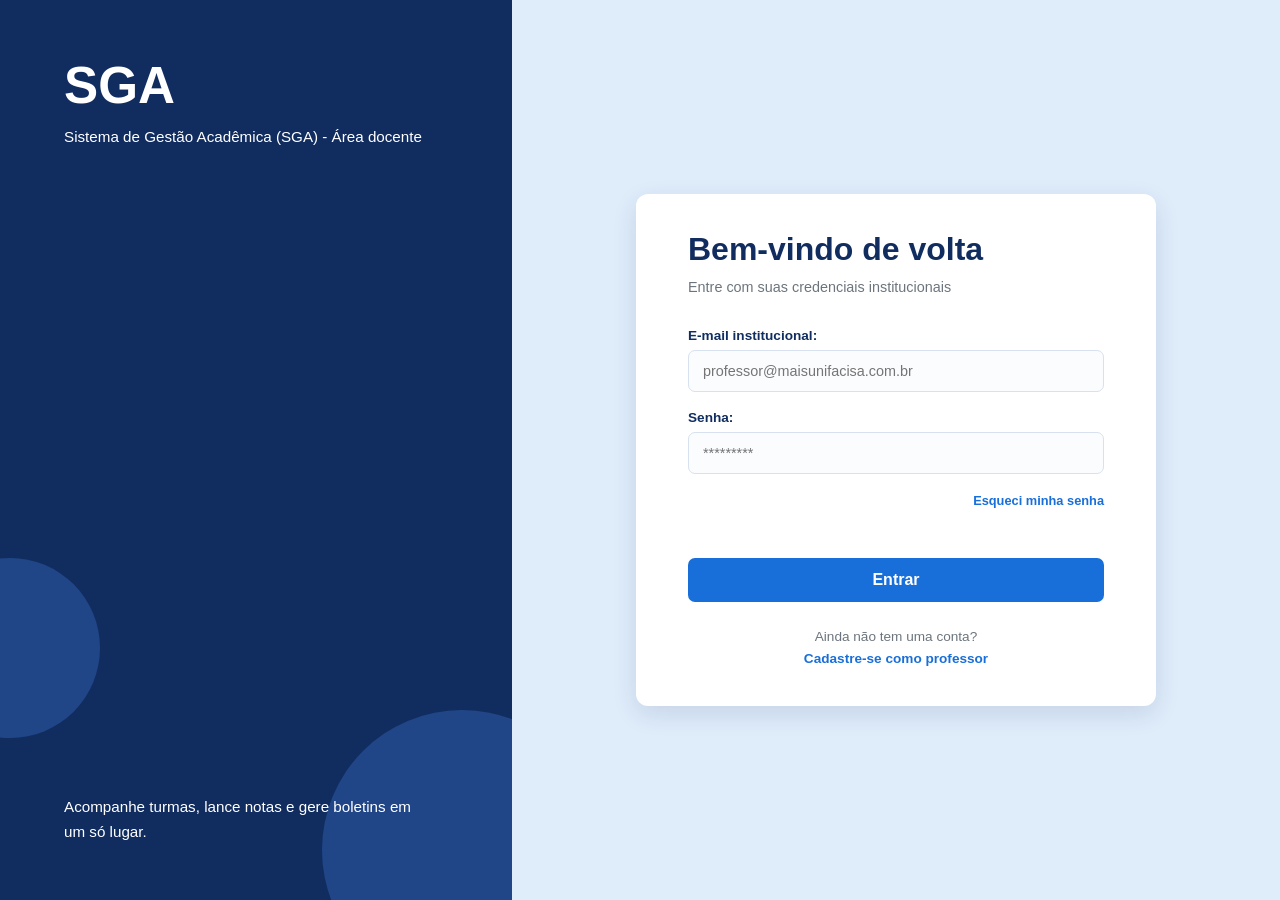
<file: index.html>
<!DOCTYPE html>
<html lang="pt-BR">
<head>
  <meta charset="UTF-8">
  <meta http-equiv="refresh" content="0; url=pages/login.html">
  <title>SGA</title>
</head>
<body>
  <p>Redirecionando....</p>
</body>
</html>
</file>
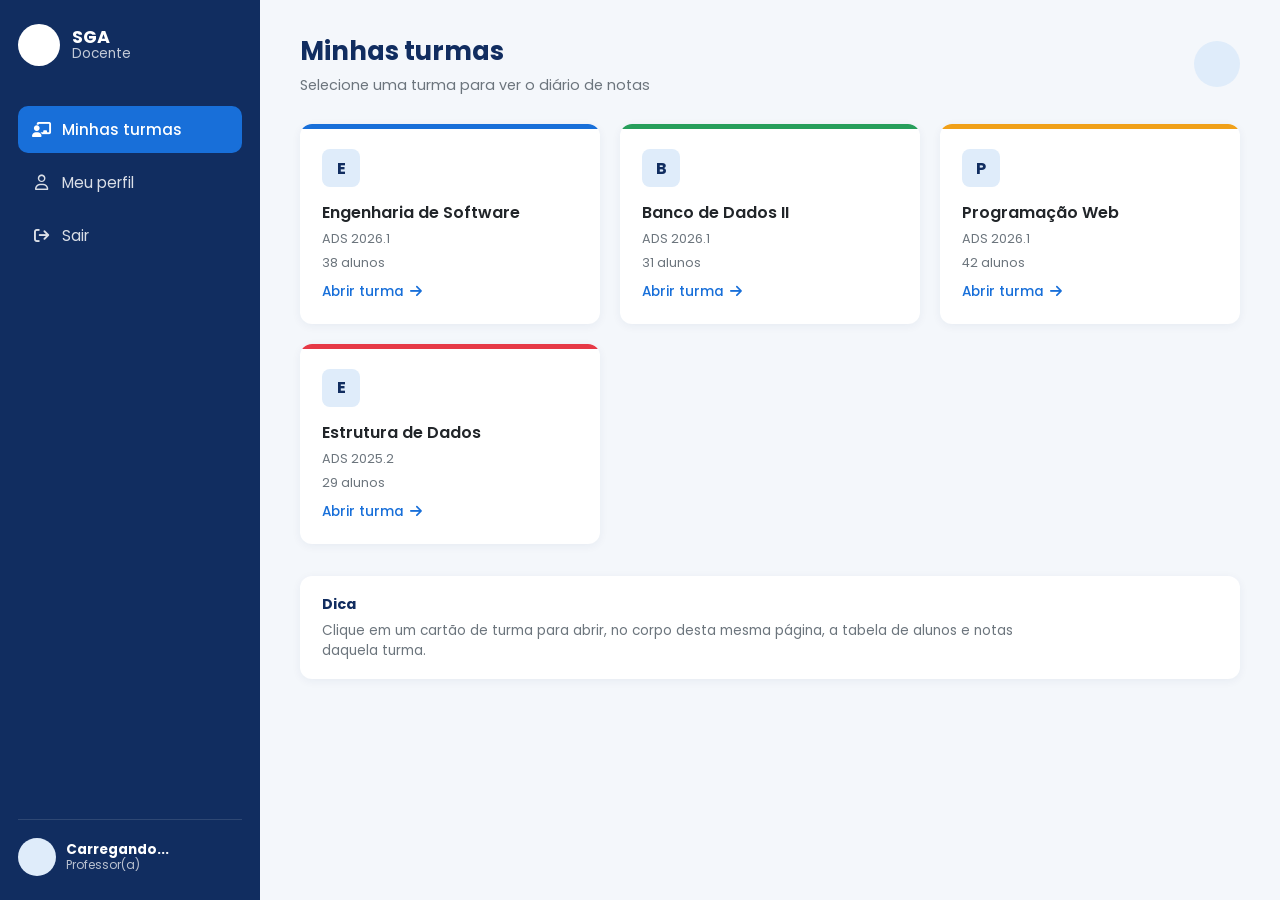
<file: menu.html>
<!DOCTYPE html>
<html lang="pt-BR">
<head>
  <meta charset="UTF-8" />
  <meta name="viewport" content="width=device-width, initial-scale=1.0" />
  <title>SGA — Minhas Turmas</title>

  <link rel="preconnect" href="https://fonts.googleapis.com" />
  <link rel="preconnect" href="https://fonts.gstatic.com" crossorigin />
  <link href="https://fonts.googleapis.com/css2?family=Poppins:wght@400;500;600;700&display=swap" rel="stylesheet" />

  <link rel="stylesheet" href="https://cdnjs.cloudflare.com/ajax/libs/font-awesome/6.5.2/css/all.min.css" />

  <link rel="stylesheet" href="menu.style.css" />
</head>
<body>

  <!-- ===================== MENU LATERAL !===================== -->
  <aside class="sidebar">
    <div class="brand">
      <div class="brand-logo" id="logoBrand"></div>
      <div class="brand-text">
        <strong>SGA</strong>
        <span>Docente</span>
      </div>
    </div>

    <nav class="menu">
      <a href="#turmas" class="menu-item active">
        <i class="fa-solid fa-chalkboard-user"></i>
        <span>Minhas turmas</span>
      </a>
      <a href="perfil.html" class="menu-item">
        <i class="fa-regular fa-user"></i>
        <span>Meu perfil</span>
      </a>
      <a href="#" class="menu-item" id="logout">
        <i class="fa-solid fa-arrow-right-from-bracket"></i>
        <span>Sair</span>
      </a>
    </nav>

    <div class="sidebar-footer">
      <div class="avatar avatar-sm" id="iniciaisNome"></div>
      <div class="user-info">
        <strong id="nomeUser">Carregando...</strong>
        <span>Professor(a)</span>
      </div>
    </div>
  </aside>

  <!-- ===================== CONTEÚDO PRINCIPAL ===================== -->
  <main class="main">

    <!-- Cabeçalho -->
    <header class="topbar">
      <div>
        <h1>Minhas turmas</h1>
        <p class="subtitle">Selecione uma turma para ver o diário de notas</p>
      </div>
      <div class="avatar avatar-lg" id="avatarMenu"></div>
    </header>

    <!-- ============================================================
         BLOCO 1 — GRADE DE TURMAS (tela inicial)
         O id="turmas" serve de "âncora padrão" para o :target.
         ============================================================ -->
    <section id="turmas" class="view view-turmas">

      <div class="cards">

        <article class="card card-blue">
          <div class="card-bar"></div>
          <div class="card-body">
            <div class="card-icon">E</div>
            <h3>Engenharia de Software</h3>
            <p class="card-code">ADS 2026.1</p>
            <p class="card-students">38 alunos</p>
            <a href="#turma-eng" class="card-link">
              Abrir turma <i class="fa-solid fa-arrow-right"></i>
            </a>
          </div>
        </article>

        <article class="card card-green">
          <div class="card-bar"></div>
          <div class="card-body">
            <div class="card-icon">B</div>
            <h3>Banco de Dados II</h3>
            <p class="card-code">ADS 2026.1</p>
            <p class="card-students">31 alunos</p>
            <a href="#turma-bd" class="card-link">
              Abrir turma <i class="fa-solid fa-arrow-right"></i>
            </a>
          </div>
        </article>

        <article class="card card-amber">
          <div class="card-bar"></div>
          <div class="card-body">
            <div class="card-icon">P</div>
            <h3>Programação Web</h3>
            <p class="card-code">ADS 2026.1</p>
            <p class="card-students">42 alunos</p>
            <a href="#turma-web" class="card-link">
              Abrir turma <i class="fa-solid fa-arrow-right"></i>
            </a>
          </div>
        </article>

        <article class="card card-red">
          <div class="card-bar"></div>
          <div class="card-body">
            <div class="card-icon">E</div>
            <h3>Estrutura de Dados</h3>
            <p class="card-code">ADS 2025.2</p>
            <p class="card-students">29 alunos</p>
            <a href="#turma-ed" class="card-link">
              Abrir turma <i class="fa-solid fa-arrow-right"></i>
            </a>
          </div>
        </article>

      </div>

      <section class="tip">
        <h4>Dica</h4>
        <p>
          Clique em um cartão de turma para abrir, no corpo desta mesma página,
          a tabela de alunos e notas daquela turma.
        </p>
      </section>
    </section>

    <!-- ============================================================
         BLOCO 2 — TABELAS DE ALUNOS (uma por turma)
         Só uma aparece por vez, conforme o :target da URL.
         ============================================================ -->

    <!-- Turma: Engenharia de Software -->
    <section id="turma-eng" class="view view-turma">
      <a href="#turmas" class="back-link">
        <i class="fa-solid fa-arrow-left"></i> Voltar para minhas turmas
      </a>

      <div class="turma-header">
        <h2>Engenharia de Software</h2>
        <p class="subtitle">ADS 2026.1 • 38 alunos matriculados</p>
      </div>

      <div class="table-wrap">
        <table class="grade">
          <thead>
            <tr>
              <th>Matrícula</th>
              <th>Nome do aluno</th>
              <th>P1</th>
              <th>P2</th>
              <th>Proj. F1</th>
              <th>Proj. F2</th>
              <th>Média</th>
              <th>Status</th>
              <th>Final</th>
              <th></th>
            </tr>
          </thead>
          <tbody>
            <tr>
              <td>20231D4521</td>
              <td class="nome">Beatriz Andrade Souza</td>
              <td><input type="text" value="" id="p1-beatriz"/></td>
              <td><input type="text" value="" id="p2-beatriz"/></td>
              <td><input type="text" value="" id="proj-f1-beatriz"/></td>
              <td><input type="text" value="" id="proj-f2-beatriz"/></td>
              <td class="media" id="media-beatriz">0,0</td>
              <td><span class="badge aprovado" id="beatriz-status">Aprovado</span></td>
              <td><input type="text" value="" id="nota-final-beatriz"/></td>
              <td><a href="#" class="link-edit">Editar</a></td>
            </tr>
            <tr>
              <td>20231D4522</td>
              <td class="nome">Carlos Eduardo Lima</td>
              <td><input type="text" value="" id="p1-carlos"/></td>
              <td><input type="text" value="" id="p2-carlos"/></td>
              <td><input type="text" value="" id="proj-f1-carlos"/></td>
              <td><input type="text" value="" id="proj-f2-carlos"/></td>
              <td class="media" id="media-carlos"></td>
              <td><span class="badge reprovado">Reprovado</span></td>
              <td><input type="text" value="" id="nota-final-carlos"/></td>
              <td><a href="#" class="link-edit">Editar</a></td>
            </tr>
            <tr>
              <td>20231D4523</td>
              <td class="nome">Daniele Ferreira Costa</td>
              <td><input type="text" value="" id="p1-daniele"/></td>
              <td><input type="text" value="" id="p2-daniele"/></td>
              <td><input type="text" value="" id="proj-f1-daniele"/></td>
              <td><input type="text" value="" id="proj-f2-daniele"/></td>
              <td class="media" id="media-daniele">0,0</td>
              <td><span class="badge aprovado" id="daniele-status">Aprovado</span></td>
              <td><input type="text" value="" id="nota-final-daniele"/></td>
              <td><a href="#" class="link-edit">Editar</a></td>
            </tr>
            <tr>
              <td>20231D4524</td>
              <td class="nome">Eduardo Nascimento</td>
              <td><input type="text" value="" id="p1-eduardo"/></td>
              <td><input type="text" value="" id="p2-eduardo"/></td>
              <td><input type="text" value="" id="proj-f1-eduardo"/></td>
              <td><input type="text" value="" id="proj-f2-eduardo"/></td>
              <td class="media" id="media-eduardo">0,0</td>
              <td><span class="badge aprovado" id="eduardo-status">Aprovado</span></td>
              <td><input type="text" value="" id="nota-final-eduardo"/></td>
              <td><a href="#" class="link-edit">Editar</a></td>
            </tr>
            <tr>
              <td>20231D4525</td>
              <td class="nome">Fernanda Melo Rocha</td>
              <td><input type="text" value="" id="p1-fernanda"/></td>
              <td><input type="text" value="" id="p2-fernanda"/></td>
              <td><input type="text" value="" id="proj-f1-fernanda"/></td>
              <td><input type="text" value="" id="proj-f2-fernanda"/></td>
              <td class="media" id="media-fernanda">0,0</td>
              <td><span class="badge aprovado" id="fernanda-status">Aprovado</span></td>
              <td><input type="text" value="" id="nota-final-fernanda"/></td>
              <td><a href="#" class="link-edit">Editar</a></td>
            </tr>
            <tr>
              <td>20231D4526</td>
              <td class="nome">Gustavo Pereira Dias</td>
              <td><input type="text" value="" id="p1-gustavo"/></td>
              <td><input type="text" value="" id="p2-gustavo"/></td>
              <td><input type="text" value="" id="proj-f1-gustavo"/></td>
              <td><input type="text" value="" id="proj-f2-gustavo"/></td>
              <td class="media" id="media-gustavo">0,0</td>
              <td><span class="badge aprovado" id="gustavo-status">Aprovado</span></td>
              <td><input type="text" value="" id="nota-final-gustavo"/></td>
              <td><a href="#" class="link-edit">Editar</a></td>
            </tr>
          </tbody>
        </table>
      </div>

      <div class="pagination">
        <span>Mostrando 1–6 de 38 alunos</span>
        <div class="pages">
          <a href="#" class="page-btn"><i class="fa-solid fa-chevron-left"></i></a>
          <a href="#" class="page-btn active">1</a>
          <a href="#" class="page-btn">2</a>
          <a href="#" class="page-btn">3</a>
          <a href="#" class="page-btn">…</a>
          <a href="#" class="page-btn">7</a>
          <a href="#" class="page-btn"><i class="fa-solid fa-chevron-right"></i></a>
        </div>
      </div>
    </section>

    <!-- Turma: Banco de Dados II -->
    <section id="turma-bd" class="view view-turma">
      <a href="#turmas" class="back-link">
        <i class="fa-solid fa-arrow-left"></i> Voltar para minhas turmas
      </a>

      <div class="turma-header">
        <h2>Banco de Dados II</h2>
        <p class="subtitle">ADS 2026.1 • 31 alunos matriculados</p>
      </div>

      <div class="table-wrap">
        <table class="grade">
          <thead>
            <tr>
              <th>Matrícula</th>
              <th>Nome do aluno</th>
              <th>P1</th>
              <th>P2</th>
              <th>Proj. F1</th>
              <th>Proj. F2</th>
              <th>Média</th>
              <th>Status</th>
              <th>Final</th>
              <th></th>
            </tr>
          </thead>
          <tbody>
            <tr>
              <td>20231D5101</td>
              <td class="nome">Ana Clara Ribeiro</td>
              <td><input type="text" value="" id="p1-ana" /></td>
              <td><input type="text" value="" id="p2-ana" /></td>
              <td><input type="text" value="" id="proj-f1-ana" /></td>
              <td><input type="text" value="" id="proj-f2-ana" /></td>
              <td class="media" id="media-ana">0,0</td>
              <td><span class="badge" id="ana-status">Sem notas</span></td>
              <td><input type="text" value="" id="nota-final-ana" /></td>
              <td><a href="#" class="link-edit">Editar</a></td>
            </tr>
            <tr>
              <td>20231D5102</td>
              <td class="nome">Bruno Tavares Alves</td>
              <td><input type="text" value="" id="p1-bruno" /></td>
              <td><input type="text" value="" id="p2-bruno" /></td>
              <td><input type="text" value="" id="proj-f1-bruno" /></td>
              <td><input type="text" value="" id="proj-f2-bruno" /></td>
              <td class="media" id="media-bruno">0,0</td>
              <td><span class="badge" id="bruno-status">Sem notas</span></td>
              <td><input type="text" value="" id="nota-final-bruno" /></td>
              <td><a href="#" class="link-edit">Editar</a></td>
            </tr>
            <tr>
              <td>20231D5103</td>
              <td class="nome">Camila Nogueira Pinto</td>
              <td><input type="text" value="" id="p1-camila" /></td>
              <td><input type="text" value="" id="p2-camila" /></td>
              <td><input type="text" value="" id="proj-f1-camila" /></td>
              <td><input type="text" value="" id="proj-f2-camila" /></td>
              <td class="media" id="media-camila">0,0</td>
              <td><span class="badge" id="camila-status">Sem notas</span></td>
              <td><input type="text" value="" id="nota-final-camila" /></td>
              <td><a href="#" class="link-edit">Editar</a></td>
            </tr>
            <tr>
              <td>20231D5104</td>
              <td class="nome">Diego Farias Moura</td>
              <td><input type="text" value="" id="p1-diego" /></td>
              <td><input type="text" value="" id="p2-diego" /></td>
              <td><input type="text" value="" id="proj-f1-diego" /></td>
              <td><input type="text" value="" id="proj-f2-diego" /></td>
              <td class="media" id="media-diego">0,0</td>
              <td><span class="badge" id="diego-status">Sem notas</span></td>
              <td><input type="text" value="" id="nota-final-diego" /></td>
              <td><a href="#" class="link-edit">Editar</a></td>
            </tr>
            <tr>
              <td>20231D5105</td>
              <td class="nome">Elisa Martins Barros</td>
              <td><input type="text" value="" id="p1-elisa" /></td>
              <td><input type="text" value="" id="p2-elisa" /></td>
              <td><input type="text" value="" id="proj-f1-elisa" /></td>
              <td><input type="text" value="" id="proj-f2-elisa" /></td>
              <td class="media" id="media-elisa">0,0</td>
              <td><span class="badge" id="elisa-status">Sem notas</span></td>
              <td><input type="text" value="" id="nota-final-elisa" /></td>
              <td><a href="#" class="link-edit">Editar</a></td>
            </tr>
          </tbody>
        </table>
      </div>

      <div class="pagination">
        <span>Mostrando 1–5 de 31 alunos</span>
        <div class="pages">
          <a href="#" class="page-btn"><i class="fa-solid fa-chevron-left"></i></a>
          <a href="#" class="page-btn active">1</a>
          <a href="#" class="page-btn">2</a>
          <a href="#" class="page-btn">3</a>
          <a href="#" class="page-btn">…</a>
          <a href="#" class="page-btn">6</a>
          <a href="#" class="page-btn"><i class="fa-solid fa-chevron-right"></i></a>
        </div>
      </div>
    </section>

    <!-- Turma: Programação Web -->
    <section id="turma-web" class="view view-turma">
      <a href="#turmas" class="back-link">
        <i class="fa-solid fa-arrow-left"></i> Voltar para minhas turmas
      </a>

      <div class="turma-header">
        <h2>Programação Web</h2>
        <p class="subtitle">ADS 2026.1 • 42 alunos matriculados</p>
      </div>

      <div class="table-wrap">
        <table class="grade">
          <thead>
            <tr>
              <th>Matrícula</th>
              <th>Nome do aluno</th>
              <th>P1</th>
              <th>P2</th>
              <th>Proj. F1</th>
              <th>Proj. F2</th>
              <th>Média</th>
              <th>Status</th>
              <th>Final</th>
              <th></th>
            </tr>
          </thead>
          <tbody>
            <tr>
              <td>20231D6201</td>
              <td class="nome">Felipe Andrade Correia</td>
              <td><input type="text" value="" id="p1-felipe" /></td>
              <td><input type="text" value="" id="p2-felipe" /></td>
              <td><input type="text" value="" id="proj-f1-felipe" /></td>
              <td><input type="text" value="" id="proj-f2-felipe" /></td>
              <td class="media" id="media-felipe">0,0</td>
              <td><span class="badge" id="felipe-status">Sem notas</span></td>
              <td><input type="text" value="" id="nota-final-felipe" /></td>
              <td><a href="#" class="link-edit">Editar</a></td>
            </tr>
            <tr>
              <td>20231D6202</td>
              <td class="nome">Gabriela Souza Freitas</td>
              <td><input type="text" value="" id="p1-gabriela" /></td>
              <td><input type="text" value="" id="p2-gabriela" /></td>
              <td><input type="text" value="" id="proj-f1-gabriela" /></td>
              <td><input type="text" value="" id="proj-f2-gabriela" /></td>
              <td class="media" id="media-gabriela">0,0</td>
              <td><span class="badge" id="gabriela-status">Sem notas</span></td>
              <td><input type="text" value="" id="nota-final-gabriela" /></td>
              <td><a href="#" class="link-edit">Editar</a></td>
            </tr>
            <tr>
              <td>20231D6203</td>
              <td class="nome">Henrique Lopes Vieira</td>
              <td><input type="text" value="" id="p1-henrique" /></td>
              <td><input type="text" value="" id="p2-henrique" /></td>
              <td><input type="text" value="" id="proj-f1-henrique" /></td>
              <td><input type="text" value="" id="proj-f2-henrique" /></td>
              <td class="media" id="media-henrique">0,0</td>
              <td><span class="badge" id="henrique-status">Sem notas</span></td>
              <td><input type="text" value="" id="nota-final-henrique" /></td>
              <td><a href="#" class="link-edit">Editar</a></td>
            </tr>
            <tr>
              <td>20231D6204</td>
              <td class="nome">Isabela Freitas Gomes</td>
              <td><input type="text" value="" id="p1-isabela" /></td>
              <td><input type="text" value="" id="p2-isabela" /></td>
              <td><input type="text" value="" id="proj-f1-isabela" /></td>
              <td><input type="text" value="" id="proj-f2-isabela" /></td>
              <td class="media" id="media-isabela">0,0</td>
              <td><span class="badge" id="isabela-status">Sem notas</span></td>
              <td><input type="text" value="" id="nota-final-isabela" /></td>
              <td><a href="#" class="link-edit">Editar</a></td>
            </tr>
            <tr>
              <td>20231D6205</td>
              <td class="nome">João Pedro Albuquerque</td>
              <td><input type="text" value="" id="p1-joao" /></td>
              <td><input type="text" value="" id="p2-joao" /></td>
              <td><input type="text" value="" id="proj-f1-joao" /></td>
              <td><input type="text" value="" id="proj-f2-joao" /></td>
              <td class="media" id="media-joao">0,0</td>
              <td><span class="badge" id="joao-status">Sem notas</span></td>
              <td><input type="text" value="" id="nota-final-joao" /></td>
              <td><a href="#" class="link-edit">Editar</a></td>
            </tr>
            <tr>
              <td>20231D6206</td>
              <td class="nome">Larissa Campos Duarte</td>
              <td><input type="text" value="" id="p1-larissa" /></td>
              <td><input type="text" value="" id="p2-larissa" /></td>
              <td><input type="text" value="" id="proj-f1-larissa" /></td>
              <td><input type="text" value="" id="proj-f2-larissa" /></td>
              <td class="media" id="media-larissa">0,0</td>
              <td><span class="badge" id="larissa-status">Sem notas</span></td>
              <td><input type="text" value="" id="nota-final-larissa" /></td>
              <td><a href="#" class="link-edit">Editar</a></td>
            </tr>
          </tbody>
        </table>
      </div>

      <div class="pagination">
        <span>Mostrando 1–6 de 42 alunos</span>
        <div class="pages">
          <a href="#" class="page-btn"><i class="fa-solid fa-chevron-left"></i></a>
          <a href="#" class="page-btn active">1</a>
          <a href="#" class="page-btn">2</a>
          <a href="#" class="page-btn">3</a>
          <a href="#" class="page-btn">…</a>
          <a href="#" class="page-btn">8</a>
          <a href="#" class="page-btn"><i class="fa-solid fa-chevron-right"></i></a>
        </div>
      </div>
    </section>

    <!-- Turma: Estrutura de Dados -->
    <section id="turma-ed" class="view view-turma">
      <a href="#turmas" class="back-link">
        <i class="fa-solid fa-arrow-left"></i> Voltar para minhas turmas
      </a>

      <div class="turma-header">
        <h2>Estrutura de Dados</h2>
        <p class="subtitle">ADS 2025.2 • 29 alunos matriculados</p>
      </div>

      <div class="table-wrap">
        <table class="grade">
          <thead>
            <tr>
              <th>Matrícula</th>
              <th>Nome do aluno</th>
              <th>P1</th>
              <th>P2</th>
              <th>Proj. F1</th>
              <th>Proj. F2</th>
              <th>Média</th>
              <th>Status</th>
              <th>Final</th>
              <th></th>
            </tr>
          </thead>
         <tbody>
          <tr>
            <td>20231D7301</td>
            <td class="nome">Marcos Vinícius Amaral</td>
            <td><input type="text" value="" id="p1-marcos" /></td>
            <td><input type="text" value="" id="p2-marcos" /></td>
            <td><input type="text" value="" id="proj-f1-marcos" /></td>
            <td><input type="text" value="" id="proj-f2-marcos" /></td>
            <td class="media" id="media-marcos">0,0</td>
            <td><span class="badge" id="marcos-status">Sem notas</span></td>
            <td><input type="text" value="" id="nota-final-marcos" /></td>
            <td><a href="#" class="link-edit">Editar</a></td>
          </tr>
          <tr>
            <td>20231D7302</td>
            <td class="nome">Natália Prado Bernardes</td>
            <td><input type="text" value="" id="p1-natalia" /></td>
            <td><input type="text" value="" id="p2-natalia" /></td>
            <td><input type="text" value="" id="proj-f1-natalia" /></td>
            <td><input type="text" value="" id="proj-f2-natalia" /></td>
            <td class="media" id="media-natalia">0,0</td>
            <td><span class="badge" id="natalia-status">Sem notas</span></td>
            <td><input type="text" value="" id="nota-final-natalia" /></td>
            <td><a href="#" class="link-edit">Editar</a></td>
          </tr>
          <tr>
            <td>20231D7303</td>
            <td class="nome">Otávio Nunes Peixoto</td>
            <td><input type="text" value="" id="p1-otavio" /></td>
            <td><input type="text" value="" id="p2-otavio" /></td>
            <td><input type="text" value="" id="proj-f1-otavio" /></td>
            <td><input type="text" value="" id="proj-f2-otavio" /></td>
            <td class="media" id="media-otavio">0,0</td>
            <td><span class="badge" id="otavio-status">Sem notas</span></td>
            <td><input type="text" value="" id="nota-final-otavio" /></td>
            <td><a href="#" class="link-edit">Editar</a></td>
          </tr>
          <tr>
            <td>20231D7304</td>
            <td class="nome">Paula Regina Coelho</td>
            <td><input type="text" value="" id="p1-paula" /></td>
            <td><input type="text" value="" id="p2-paula" /></td>
            <td><input type="text" value="" id="proj-f1-paula" /></td>
            <td><input type="text" value="" id="proj-f2-paula" /></td>
            <td class="media" id="media-paula">0,0</td>
            <td><span class="badge" id="paula-status">Sem notas</span></td>
            <td><input type="text" value="" id="nota-final-paula" /></td>
            <td><a href="#" class="link-edit">Editar</a></td>
          </tr>
          <tr>
            <td>20231D7305</td>
            <td class="nome">Rafael Siqueira Bosco</td>
            <td><input type="text" value="" id="p1-rafael" /></td>
            <td><input type="text" value="" id="p2-rafael" /></td>
            <td><input type="text" value="" id="proj-f1-rafael" /></td>
            <td><input type="text" value="" id="proj-f2-rafael" /></td>
            <td class="media" id="media-rafael">0,0</td>
            <td><span class="badge" id="rafael-status">Sem notas</span></td>
            <td><input type="text" value="" id="nota-final-rafael" /></td>
            <td><a href="#" class="link-edit">Editar</a></td>
          </tr>
        </tbody>
        </table>
      </div>

      <div class="pagination">
        <span>Mostrando 1–5 de 29 alunos</span>
        <div class="pages">
          <a href="#" class="page-btn"><i class="fa-solid fa-chevron-left"></i></a>
          <a href="#" class="page-btn active">1</a>
          <a href="#" class="page-btn">2</a>
          <a href="#" class="page-btn">3</a>
          <a href="#" class="page-btn">…</a>
          <a href="#" class="page-btn">6</a>
          <a href="#" class="page-btn"><i class="fa-solid fa-chevron-right"></i></a>
        </div>
      </div>
    </section>


  </main>
<script src="script.js"></script>
</body>
</html>
</file>
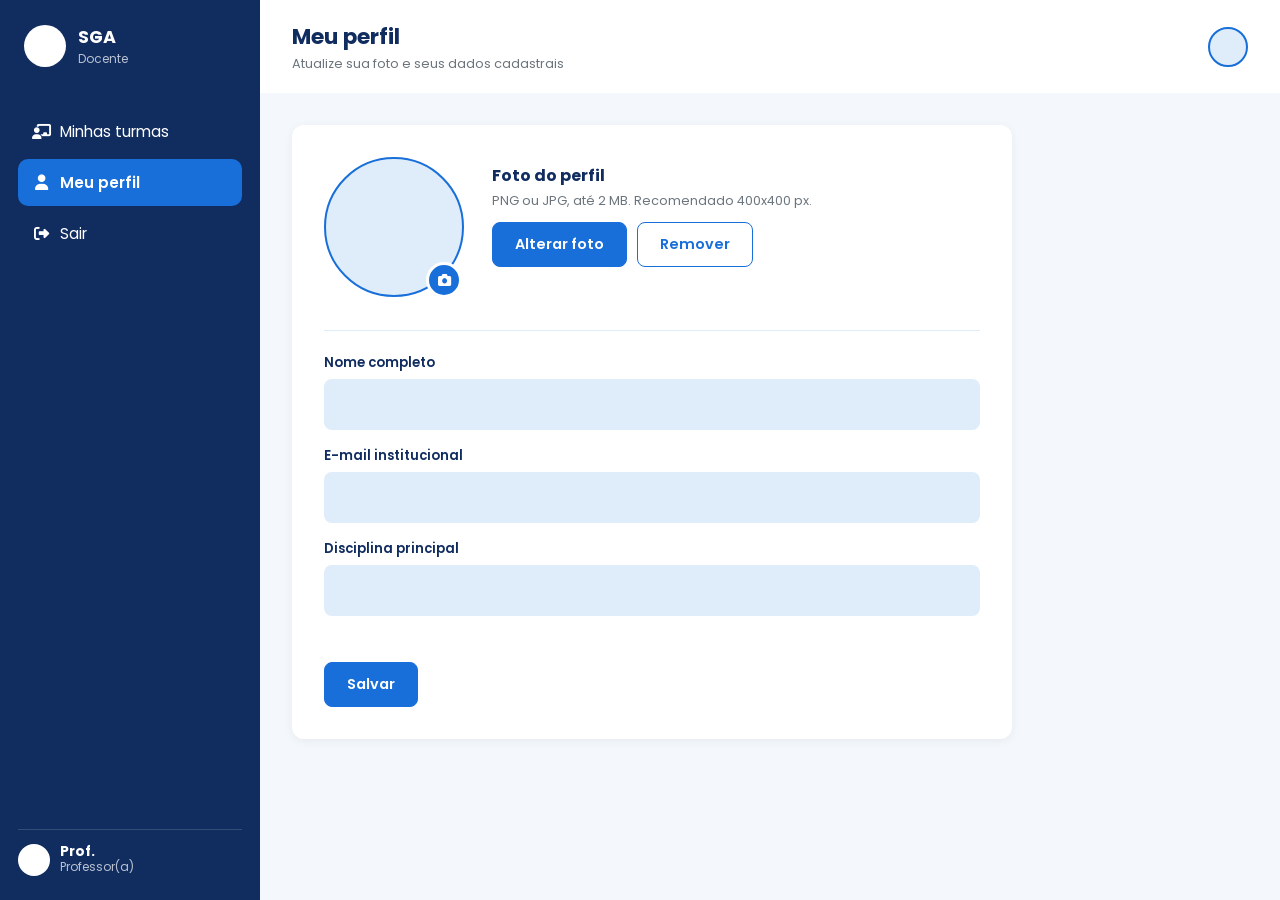
<file: perfil.html>
<!DOCTYPE html>
<html lang="pt-BR">
<head>
  <meta charset="UTF-8">
  <meta name="viewport" content="width=device-width, initial-scale=1">
  <title>SGA | Meu perfil</title>
  <link rel="preconnect" href="https://fonts.googleapis.com">
  <link rel="preconnect" href="https://fonts.gstatic.com" crossorigin>
  <link href="https://fonts.googleapis.com/css2?family=Poppins:wght@400;500;600;700&display=swap" rel="stylesheet">
  <link rel="stylesheet" href="https://cdnjs.cloudflare.com/ajax/libs/font-awesome/6.5.2/css/all.min.css">
  <link rel="stylesheet" href="perfil.css">
</head>
<body>
  <aside class="menu">
    <div class="logo">
      <span class="logo-icone" data-avatar></span>
      <div><strong>SGA</strong><small>Docente</small></div>
    </div>

    <nav>
      <a href="menu.html"><i class="fa-solid fa-chalkboard-user"></i> Minhas turmas</a>
      <a href="perfil.html" class="ativo"><i class="fa-solid fa-user"></i> Meu perfil</a>
      <a href="#" id="btnSair"><i class="fa-solid fa-right-from-bracket"></i> Sair</a>
    </nav>

    <div class="menu-rodape">
      <span class="avatar avatar-mini" data-avatar></span>
      <div><strong id="menuNome">Prof.</strong><small>Professor(a)</small></div>
    </div>
  </aside>

  <main class="conteudo">
    <header class="cabecalho">
      <div>
        <h1>Meu perfil</h1>
        <p>Atualize sua foto e seus dados cadastrais</p>
      </div>
      <a href="perfil.html" class="avatar avatar-topo" data-avatar title="Meu perfil"></a>
    </header>

    <section class="cartao">
      <div class="foto-area">
        <div class="avatar-wrap">
          <span class="avatar avatar-grande" data-avatar></span>
          <button type="button" class="btn-camera" id="btnCamera" aria-label="Alterar foto">
            <i class="fa-solid fa-camera"></i>
          </button>
        </div>

        <div class="foto-info">
          <h2>Foto do perfil</h2>
          <p>PNG ou JPG, até 2 MB. Recomendado 400x400 px.</p>
          <div class="botoes">
            <button type="button" class="btn btn-primario" id="btnAlterar">Alterar foto</button>
            <button type="button" class="btn btn-contorno" id="btnRemover">Remover</button>
          </div>
          <input type="file" id="inputFoto" accept="image/png, image/jpeg" hidden>
          <p class="mensagem" id="msgFoto" role="alert"></p>
        </div>
      </div>

      <form id="formPerfil" novalidate>
        <label for="nome">Nome completo</label>
        <input type="text" id="nome" autocomplete="name">

        <label for="email">E-mail institucional</label>
        <input type="email" id="email" autocomplete="email">

        <label for="disciplina">Disciplina principal</label>
        <input type="text" id="disciplina">

        <p class="mensagem" id="msgForm" role="alert"></p>
        <button type="submit" class="btn btn-primario">Salvar</button>
      </form>
    </section>
  </main>

  <script src="avatar.js"></script>
  <script src="perfil.js"></script>
</body>
</html>
</file>
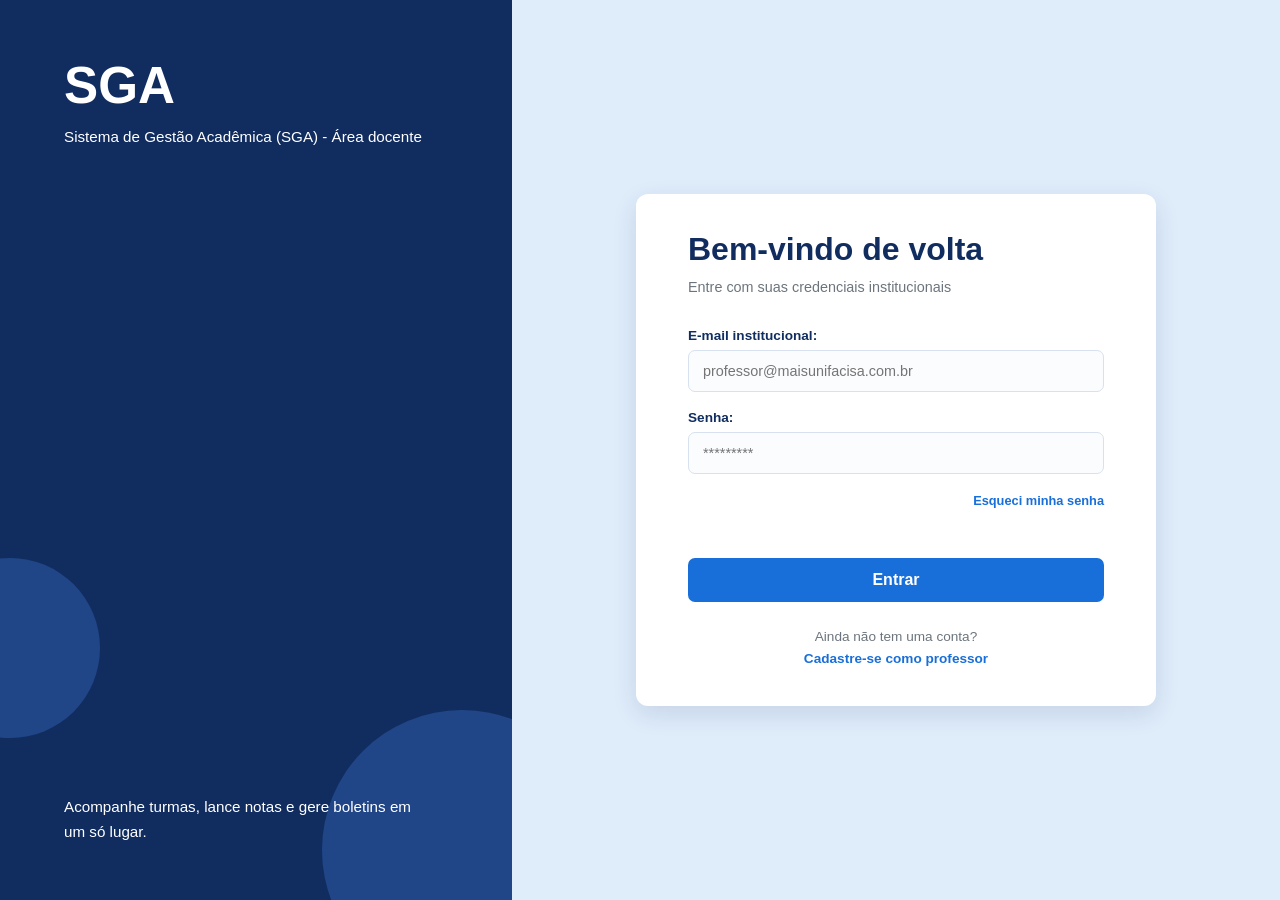
<file: Login-Cadastro/login.html>
<!DOCTYPE html>
<html lang="pt-br">
<head>
    <meta charset="UTF-8">
    <meta name="viewport" content="width=device-width, initial-scale=1.0">
    <title>SGA</title>
    <link rel="stylesheet" href="login.css">
    <script src="script.js" defer></script>
</head>
<body>
    <div id="container">
        <div id="left">
            <div id="head">
                <h1>SGA</h1>
                <p>Sistema de Gestão Acadêmica (SGA) - Área docente</p>
            </div>
                <div class="circulo circulo-1"></div>
                <div class="circulo circulo-2"></div>
            <div id="rodape">
                <p>Acompanhe turmas, lance notas e gere boletins em um só lugar.</p>
            </div>
        </div>
        <div id="right">
            <div id="form-container">
                <div id="top">
                    <h1>Bem-vindo de volta</h1>
                    <p>Entre com suas credenciais institucionais</p>
                </div>
                <form onsubmit="loginUsuario(event)">
                    <label for="email">E-mail institucional:</label>
                    <input type="email" id="email" name="email" placeholder="professor@maisunifacisa.com.br" required>
                    <label for="password">Senha:</label>
                    <input type="password" id="password" name="password" placeholder="*********" required>
                    <div id="container-alert">
                        <div id="alert-container">
                            <p></p>
                            <div id="forgot-password">
                                <p><a href="">Esqueci minha senha</a></p>
                            </div>
                        </div>
                    </div>
                    <button type="submit">Entrar</button>
                </form>
                <div id="down">
                    <p>Ainda não tem uma conta?</p>
                    <p><a href="register.html">Cadastre-se como professor</a></p>
                </div>
            </div>
        </div>
    </div>
</body>
</html>
</file>
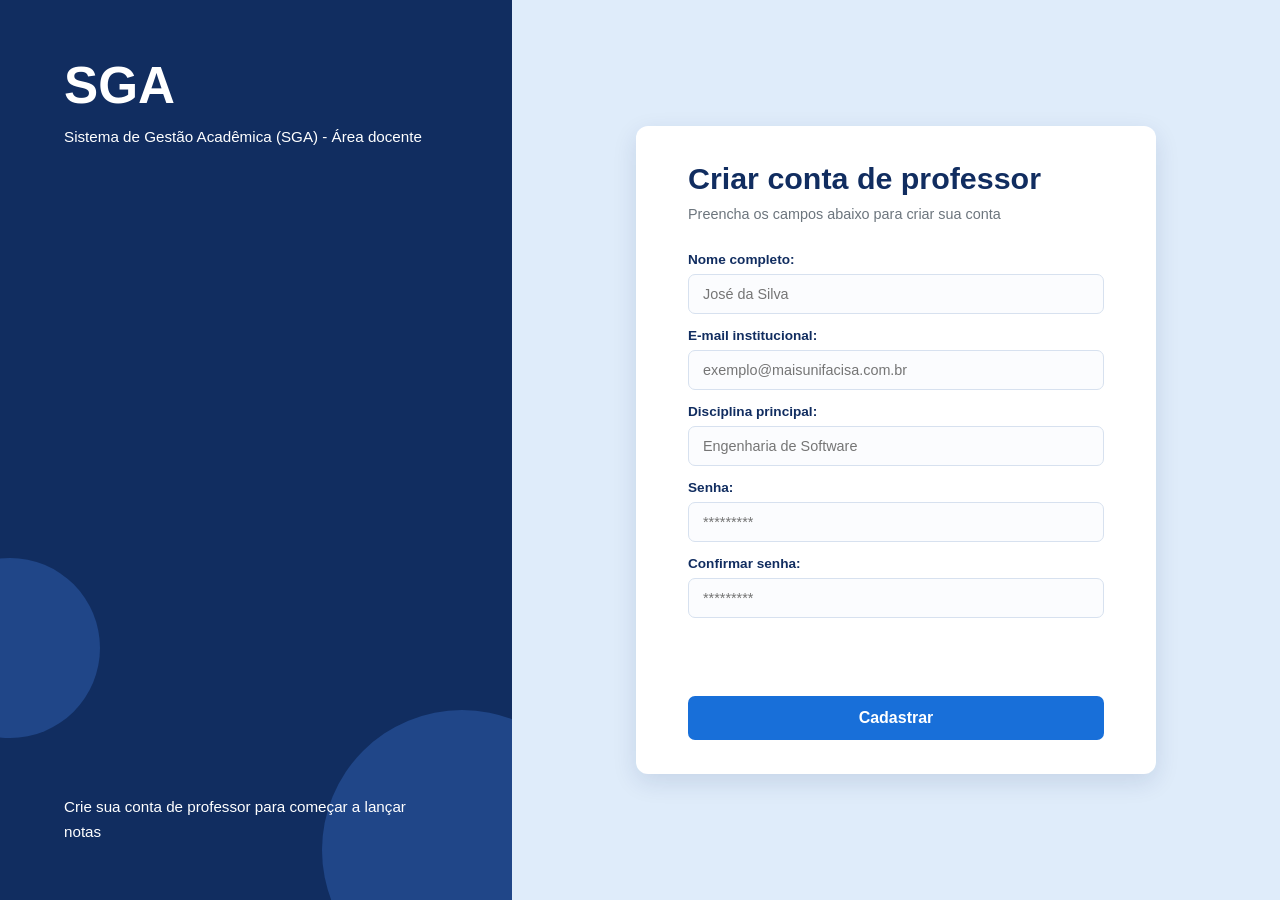
<file: Login-Cadastro/register.html>
<!DOCTYPE html>
<html lang="pt-br">
<head>
    <meta charset="UTF-8">
    <meta name="viewport" content="width=device-width, initial-scale=1.0">
    <title>SGA</title>
    <link rel="stylesheet" href="register.css">
    <script src="script.js" defer></script>
</head>
<body>
    <div id="container">
        <div id="left">
            <div id="head">
                <h1>SGA</h1>
                <p>Sistema de Gestão Acadêmica (SGA) - Área docente</p>
            </div>
                <div class="circulo circulo-1"></div>
                <div class="circulo circulo-2"></div>
            <div id="rodape">
                <p>Crie sua conta de professor para começar a lançar notas</p>
            </div>
        </div>
        <div id="right">
            <div id="form-container-register">
                <div id="top">
                    <h1>Criar conta de professor</h1>
                    <p>Preencha os campos abaixo para criar sua conta</p>
                </div>
                <form id="register-form" onsubmit="salvarUsuario(event)">
                    <label for="name">Nome completo:</label>
                    <input type="text" id="name" name="name" autocomplete="name" required placeholder="José da Silva">
                    <label for="email">E-mail institucional:</label>
                   <input type="email" id="email" name="email" autocomplete="email" required placeholder="exemplo@maisunifacisa.com.br">
                    <label for="subject">Disciplina principal:</label>
                    <input type="text" id="subject" name="subject" required placeholder="Engenharia de Software">
                    <label for="password">Senha:</label>
                   <input type="password" id="password" name="password" autocomplete="new-password" required placeholder="*********">
                    <label for="confirm-password">Confirmar senha:</label>
                    <input type="password" id="confirm-password" name="confirm-password" autocomplete="new-password" required placeholder="*********">
                    <div id="alert-container">
                        <p></p>
                    </div>
                    <button type="submit" id="sub">Cadastrar</button>
                </form>
            </div>
        </div>
    </div>
</body>
</html>
</file>
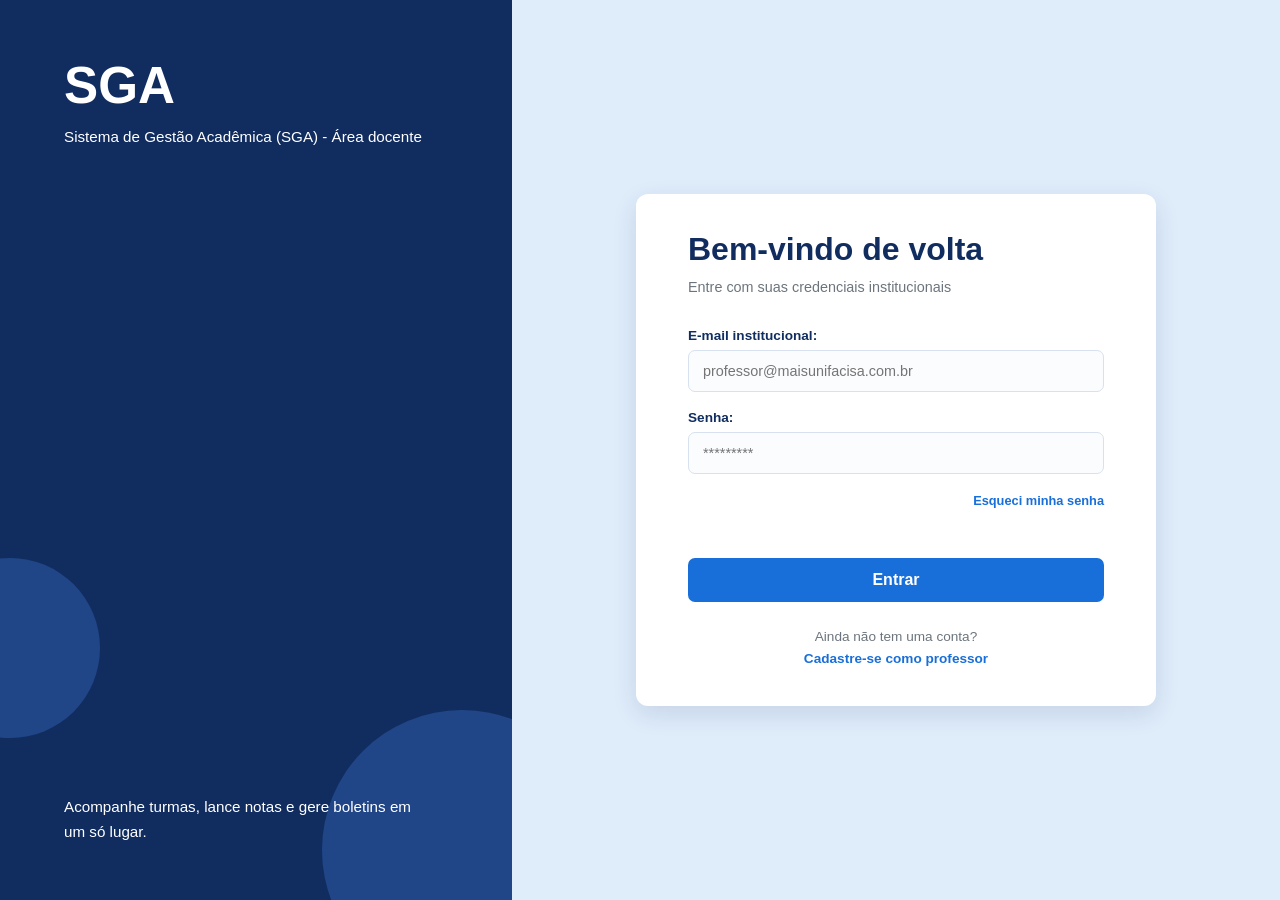
<file: pages/login.html>
<!DOCTYPE html>
<html lang="pt-br">
<head>
    <meta charset="UTF-8">
    <meta name="viewport" content="width=device-width, initial-scale=1.0">
    <title>SGA</title>
    <link rel="stylesheet" href="../css/login.css">
    <script src="../js/auth.js" defer></script>
</head>
<body>
    <div id="container">
        <div id="left">
            <div id="head">
                <h1>SGA</h1>
                <p>Sistema de Gestão Acadêmica (SGA) - Área docente</p>
            </div>
                <div class="circulo circulo-1"></div>
                <div class="circulo circulo-2"></div>
            <div id="rodape">
                <p>Acompanhe turmas, lance notas e gere boletins em um só lugar.</p>
            </div>
        </div>
        <div id="right">
            <div id="form-container">
                <div id="top">
                    <h1>Bem-vindo de volta</h1>
                    <p>Entre com suas credenciais institucionais</p>
                </div>
                <form onsubmit="loginUsuario(event)">
                    <label for="email">E-mail institucional:</label>
                    <input type="email" id="email" name="email" placeholder="professor@maisunifacisa.com.br" required>
                    <label for="password">Senha:</label>
                    <input type="password" id="password" name="password" placeholder="*********" required>
                    <div id="container-alert">
                        <div id="alert-container">
                            <p></p>
                            <div id="forgot-password">
                                <p><a href="">Esqueci minha senha</a></p>
                            </div>
                        </div>
                    </div>
                    <button type="submit">Entrar</button>
                </form>
                <div id="down">
                    <p>Ainda não tem uma conta?</p>
                    <p><a href="register.html">Cadastre-se como professor</a></p>
                </div>
            </div>
        </div>
    </div>
</body>
</html>
</file>
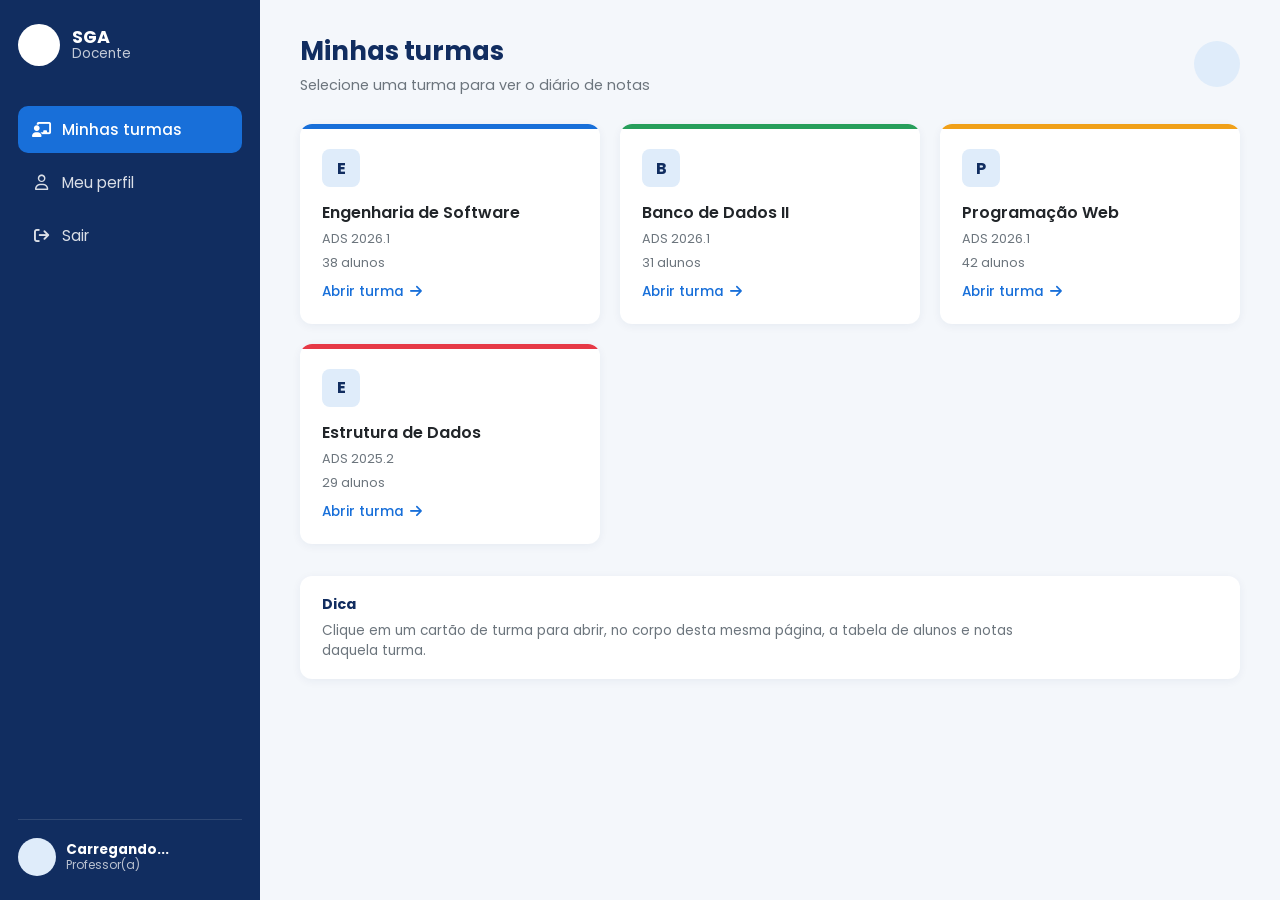
<file: pages/menu.html>
<!DOCTYPE html>
<html lang="pt-BR">
<head>
  <meta charset="UTF-8" />
  <meta name="viewport" content="width=device-width, initial-scale=1.0" />
  <title>SGA — Minhas Turmas</title>

  <link rel="preconnect" href="https://fonts.googleapis.com" />
  <link rel="preconnect" href="https://fonts.gstatic.com" crossorigin />
  <link href="https://fonts.googleapis.com/css2?family=Poppins:wght@400;500;600;700&display=swap" rel="stylesheet" />

  <link rel="stylesheet" href="https://cdnjs.cloudflare.com/ajax/libs/font-awesome/6.5.2/css/all.min.css" />

  <link rel="stylesheet" href="../css/menu.style.css" />
</head>
<body>

  <!-- ===================== MENU LATERAL !===================== -->
  <aside class="sidebar">
    <div class="brand">
      <div class="brand-logo" id="logoBrand"></div>
      <div class="brand-text">
        <strong>SGA</strong>
        <span>Docente</span>
      </div>
    </div>

    <nav class="menu">
      <a href="#turmas" class="menu-item active">
        <i class="fa-solid fa-chalkboard-user"></i>
        <span>Minhas turmas</span>
      </a>
      <a href="perfil.html" class="menu-item">
        <i class="fa-regular fa-user"></i>
        <span>Meu perfil</span>
      </a>
      <a href="#" class="menu-item" id="logout">
        <i class="fa-solid fa-arrow-right-from-bracket"></i>
        <span>Sair</span>
      </a>
    </nav>

    <div class="sidebar-footer">
      <div class="avatar avatar-sm" id="iniciaisNome"></div>
      <div class="user-info">
        <strong id="nomeUser">Carregando...</strong>
        <span>Professor(a)</span>
      </div>
    </div>
  </aside>

  <!-- ===================== CONTEÚDO PRINCIPAL ===================== -->
  <main class="main">

    <!-- Cabeçalho -->
    <header class="topbar">
      <div>
        <h1>Minhas turmas</h1>
        <p class="subtitle">Selecione uma turma para ver o diário de notas</p>
      </div>
      <div class="avatar avatar-lg" id="avatarMenu"></div>
    </header>

    <!-- ============================================================
         BLOCO 1 — GRADE DE TURMAS (tela inicial)
         O id="turmas" serve de "âncora padrão" para o :target.
         ============================================================ -->
    <section id="turmas" class="view view-turmas">

      <div class="cards">

        <article class="card card-blue">
          <div class="card-bar"></div>
          <div class="card-body">
            <div class="card-icon">E</div>
            <h3>Engenharia de Software</h3>
            <p class="card-code">ADS 2026.1</p>
            <p class="card-students">38 alunos</p>
            <a href="#turma-eng" class="card-link">
              Abrir turma <i class="fa-solid fa-arrow-right"></i>
            </a>
          </div>
        </article>

        <article class="card card-green">
          <div class="card-bar"></div>
          <div class="card-body">
            <div class="card-icon">B</div>
            <h3>Banco de Dados II</h3>
            <p class="card-code">ADS 2026.1</p>
            <p class="card-students">31 alunos</p>
            <a href="#turma-bd" class="card-link">
              Abrir turma <i class="fa-solid fa-arrow-right"></i>
            </a>
          </div>
        </article>

        <article class="card card-amber">
          <div class="card-bar"></div>
          <div class="card-body">
            <div class="card-icon">P</div>
            <h3>Programação Web</h3>
            <p class="card-code">ADS 2026.1</p>
            <p class="card-students">42 alunos</p>
            <a href="#turma-web" class="card-link">
              Abrir turma <i class="fa-solid fa-arrow-right"></i>
            </a>
          </div>
        </article>

        <article class="card card-red">
          <div class="card-bar"></div>
          <div class="card-body">
            <div class="card-icon">E</div>
            <h3>Estrutura de Dados</h3>
            <p class="card-code">ADS 2025.2</p>
            <p class="card-students">29 alunos</p>
            <a href="#turma-ed" class="card-link">
              Abrir turma <i class="fa-solid fa-arrow-right"></i>
            </a>
          </div>
        </article>

      </div>

      <section class="tip">
        <h4>Dica</h4>
        <p>
          Clique em um cartão de turma para abrir, no corpo desta mesma página,
          a tabela de alunos e notas daquela turma.
        </p>
      </section>
    </section>

    <!-- ============================================================
         BLOCO 2 — TABELAS DE ALUNOS (uma por turma)
         Só uma aparece por vez, conforme o :target da URL.
         ============================================================ -->

    <!-- Turma: Engenharia de Software -->
    <section id="turma-eng" class="view view-turma">
      <a href="#turmas" class="back-link">
        <i class="fa-solid fa-arrow-left"></i> Voltar para minhas turmas
      </a>

      <div class="turma-header">
        <h2>Engenharia de Software</h2>
        <p class="subtitle">ADS 2026.1 • 38 alunos matriculados</p>
      </div>

      <div class="table-wrap">
        <table class="grade">
          <thead>
            <tr>
              <th>Matrícula</th>
              <th>Nome do aluno</th>
              <th>P1</th>
              <th>P2</th>
              <th>Proj. F1</th>
              <th>Proj. F2</th>
              <th>Média</th>
              <th>Status</th>
              <th>Final</th>
              <th></th>
            </tr>
          </thead>
          <tbody>
            <tr>
              <td>20231D4521</td>
              <td class="nome">Beatriz Andrade Souza</td>
              <td><input type="text" value="" id="p1-beatriz"/></td>
              <td><input type="text" value="" id="p2-beatriz"/></td>
              <td><input type="text" value="" id="proj-f1-beatriz"/></td>
              <td><input type="text" value="" id="proj-f2-beatriz"/></td>
              <td class="media" id="media-beatriz">0,0</td>
              <td><span class="badge aprovado" id="beatriz-status">Aprovado</span></td>
              <td><input type="text" value="" id="nota-final-beatriz"/></td>
              <td><a href="#" class="link-edit">Editar</a></td>
            </tr>
            <tr>
              <td>20231D4522</td>
              <td class="nome">Carlos Eduardo Lima</td>
              <td><input type="text" value="" id="p1-carlos"/></td>
              <td><input type="text" value="" id="p2-carlos"/></td>
              <td><input type="text" value="" id="proj-f1-carlos"/></td>
              <td><input type="text" value="" id="proj-f2-carlos"/></td>
              <td class="media" id="media-carlos"></td>
              <td><span class="badge reprovado">Reprovado</span></td>
              <td><input type="text" value="" id="nota-final-carlos"/></td>
              <td><a href="#" class="link-edit">Editar</a></td>
            </tr>
            <tr>
              <td>20231D4523</td>
              <td class="nome">Daniele Ferreira Costa</td>
              <td><input type="text" value="" id="p1-daniele"/></td>
              <td><input type="text" value="" id="p2-daniele"/></td>
              <td><input type="text" value="" id="proj-f1-daniele"/></td>
              <td><input type="text" value="" id="proj-f2-daniele"/></td>
              <td class="media" id="media-daniele">0,0</td>
              <td><span class="badge aprovado" id="daniele-status">Aprovado</span></td>
              <td><input type="text" value="" id="nota-final-daniele"/></td>
              <td><a href="#" class="link-edit">Editar</a></td>
            </tr>
            <tr>
              <td>20231D4524</td>
              <td class="nome">Eduardo Nascimento</td>
              <td><input type="text" value="" id="p1-eduardo"/></td>
              <td><input type="text" value="" id="p2-eduardo"/></td>
              <td><input type="text" value="" id="proj-f1-eduardo"/></td>
              <td><input type="text" value="" id="proj-f2-eduardo"/></td>
              <td class="media" id="media-eduardo">0,0</td>
              <td><span class="badge aprovado" id="eduardo-status">Aprovado</span></td>
              <td><input type="text" value="" id="nota-final-eduardo"/></td>
              <td><a href="#" class="link-edit">Editar</a></td>
            </tr>
            <tr>
              <td>20231D4525</td>
              <td class="nome">Fernanda Melo Rocha</td>
              <td><input type="text" value="" id="p1-fernanda"/></td>
              <td><input type="text" value="" id="p2-fernanda"/></td>
              <td><input type="text" value="" id="proj-f1-fernanda"/></td>
              <td><input type="text" value="" id="proj-f2-fernanda"/></td>
              <td class="media" id="media-fernanda">0,0</td>
              <td><span class="badge aprovado" id="fernanda-status">Aprovado</span></td>
              <td><input type="text" value="" id="nota-final-fernanda"/></td>
              <td><a href="#" class="link-edit">Editar</a></td>
            </tr>
            <tr>
              <td>20231D4526</td>
              <td class="nome">Gustavo Pereira Dias</td>
              <td><input type="text" value="" id="p1-gustavo"/></td>
              <td><input type="text" value="" id="p2-gustavo"/></td>
              <td><input type="text" value="" id="proj-f1-gustavo"/></td>
              <td><input type="text" value="" id="proj-f2-gustavo"/></td>
              <td class="media" id="media-gustavo">0,0</td>
              <td><span class="badge aprovado" id="gustavo-status">Aprovado</span></td>
              <td><input type="text" value="" id="nota-final-gustavo"/></td>
              <td><a href="#" class="link-edit">Editar</a></td>
            </tr>
          </tbody>
        </table>
      </div>

      <div class="pagination">
        <span>Mostrando 1–6 de 38 alunos</span>
        <div class="pages">
          <a href="#" class="page-btn"><i class="fa-solid fa-chevron-left"></i></a>
          <a href="#" class="page-btn active">1</a>
          <a href="#" class="page-btn">2</a>
          <a href="#" class="page-btn">3</a>
          <a href="#" class="page-btn">…</a>
          <a href="#" class="page-btn">7</a>
          <a href="#" class="page-btn"><i class="fa-solid fa-chevron-right"></i></a>
        </div>
      </div>
    </section>

    <!-- Turma: Banco de Dados II -->
    <section id="turma-bd" class="view view-turma">
      <a href="#turmas" class="back-link">
        <i class="fa-solid fa-arrow-left"></i> Voltar para minhas turmas
      </a>

      <div class="turma-header">
        <h2>Banco de Dados II</h2>
        <p class="subtitle">ADS 2026.1 • 31 alunos matriculados</p>
      </div>

      <div class="table-wrap">
        <table class="grade">
          <thead>
            <tr>
              <th>Matrícula</th>
              <th>Nome do aluno</th>
              <th>P1</th>
              <th>P2</th>
              <th>Proj. F1</th>
              <th>Proj. F2</th>
              <th>Média</th>
              <th>Status</th>
              <th>Final</th>
              <th></th>
            </tr>
          </thead>
          <tbody>
            <tr>
              <td>20231D5101</td>
              <td class="nome">Ana Clara Ribeiro</td>
              <td><input type="text" value="" id="p1-ana" /></td>
              <td><input type="text" value="" id="p2-ana" /></td>
              <td><input type="text" value="" id="proj-f1-ana" /></td>
              <td><input type="text" value="" id="proj-f2-ana" /></td>
              <td class="media" id="media-ana">0,0</td>
              <td><span class="badge" id="ana-status">Sem notas</span></td>
              <td><input type="text" value="" id="nota-final-ana" /></td>
              <td><a href="#" class="link-edit">Editar</a></td>
            </tr>
            <tr>
              <td>20231D5102</td>
              <td class="nome">Bruno Tavares Alves</td>
              <td><input type="text" value="" id="p1-bruno" /></td>
              <td><input type="text" value="" id="p2-bruno" /></td>
              <td><input type="text" value="" id="proj-f1-bruno" /></td>
              <td><input type="text" value="" id="proj-f2-bruno" /></td>
              <td class="media" id="media-bruno">0,0</td>
              <td><span class="badge" id="bruno-status">Sem notas</span></td>
              <td><input type="text" value="" id="nota-final-bruno" /></td>
              <td><a href="#" class="link-edit">Editar</a></td>
            </tr>
            <tr>
              <td>20231D5103</td>
              <td class="nome">Camila Nogueira Pinto</td>
              <td><input type="text" value="" id="p1-camila" /></td>
              <td><input type="text" value="" id="p2-camila" /></td>
              <td><input type="text" value="" id="proj-f1-camila" /></td>
              <td><input type="text" value="" id="proj-f2-camila" /></td>
              <td class="media" id="media-camila">0,0</td>
              <td><span class="badge" id="camila-status">Sem notas</span></td>
              <td><input type="text" value="" id="nota-final-camila" /></td>
              <td><a href="#" class="link-edit">Editar</a></td>
            </tr>
            <tr>
              <td>20231D5104</td>
              <td class="nome">Diego Farias Moura</td>
              <td><input type="text" value="" id="p1-diego" /></td>
              <td><input type="text" value="" id="p2-diego" /></td>
              <td><input type="text" value="" id="proj-f1-diego" /></td>
              <td><input type="text" value="" id="proj-f2-diego" /></td>
              <td class="media" id="media-diego">0,0</td>
              <td><span class="badge" id="diego-status">Sem notas</span></td>
              <td><input type="text" value="" id="nota-final-diego" /></td>
              <td><a href="#" class="link-edit">Editar</a></td>
            </tr>
            <tr>
              <td>20231D5105</td>
              <td class="nome">Elisa Martins Barros</td>
              <td><input type="text" value="" id="p1-elisa" /></td>
              <td><input type="text" value="" id="p2-elisa" /></td>
              <td><input type="text" value="" id="proj-f1-elisa" /></td>
              <td><input type="text" value="" id="proj-f2-elisa" /></td>
              <td class="media" id="media-elisa">0,0</td>
              <td><span class="badge" id="elisa-status">Sem notas</span></td>
              <td><input type="text" value="" id="nota-final-elisa" /></td>
              <td><a href="#" class="link-edit">Editar</a></td>
            </tr>
          </tbody>
        </table>
      </div>

      <div class="pagination">
        <span>Mostrando 1–5 de 31 alunos</span>
        <div class="pages">
          <a href="#" class="page-btn"><i class="fa-solid fa-chevron-left"></i></a>
          <a href="#" class="page-btn active">1</a>
          <a href="#" class="page-btn">2</a>
          <a href="#" class="page-btn">3</a>
          <a href="#" class="page-btn">…</a>
          <a href="#" class="page-btn">6</a>
          <a href="#" class="page-btn"><i class="fa-solid fa-chevron-right"></i></a>
        </div>
      </div>
    </section>

    <!-- Turma: Programação Web -->
    <section id="turma-web" class="view view-turma">
      <a href="#turmas" class="back-link">
        <i class="fa-solid fa-arrow-left"></i> Voltar para minhas turmas
      </a>

      <div class="turma-header">
        <h2>Programação Web</h2>
        <p class="subtitle">ADS 2026.1 • 42 alunos matriculados</p>
      </div>

      <div class="table-wrap">
        <table class="grade">
          <thead>
            <tr>
              <th>Matrícula</th>
              <th>Nome do aluno</th>
              <th>P1</th>
              <th>P2</th>
              <th>Proj. F1</th>
              <th>Proj. F2</th>
              <th>Média</th>
              <th>Status</th>
              <th>Final</th>
              <th></th>
            </tr>
          </thead>
          <tbody>
            <tr>
              <td>20231D6201</td>
              <td class="nome">Felipe Andrade Correia</td>
              <td><input type="text" value="" id="p1-felipe" /></td>
              <td><input type="text" value="" id="p2-felipe" /></td>
              <td><input type="text" value="" id="proj-f1-felipe" /></td>
              <td><input type="text" value="" id="proj-f2-felipe" /></td>
              <td class="media" id="media-felipe">0,0</td>
              <td><span class="badge" id="felipe-status">Sem notas</span></td>
              <td><input type="text" value="" id="nota-final-felipe" /></td>
              <td><a href="#" class="link-edit">Editar</a></td>
            </tr>
            <tr>
              <td>20231D6202</td>
              <td class="nome">Gabriela Souza Freitas</td>
              <td><input type="text" value="" id="p1-gabriela" /></td>
              <td><input type="text" value="" id="p2-gabriela" /></td>
              <td><input type="text" value="" id="proj-f1-gabriela" /></td>
              <td><input type="text" value="" id="proj-f2-gabriela" /></td>
              <td class="media" id="media-gabriela">0,0</td>
              <td><span class="badge" id="gabriela-status">Sem notas</span></td>
              <td><input type="text" value="" id="nota-final-gabriela" /></td>
              <td><a href="#" class="link-edit">Editar</a></td>
            </tr>
            <tr>
              <td>20231D6203</td>
              <td class="nome">Henrique Lopes Vieira</td>
              <td><input type="text" value="" id="p1-henrique" /></td>
              <td><input type="text" value="" id="p2-henrique" /></td>
              <td><input type="text" value="" id="proj-f1-henrique" /></td>
              <td><input type="text" value="" id="proj-f2-henrique" /></td>
              <td class="media" id="media-henrique">0,0</td>
              <td><span class="badge" id="henrique-status">Sem notas</span></td>
              <td><input type="text" value="" id="nota-final-henrique" /></td>
              <td><a href="#" class="link-edit">Editar</a></td>
            </tr>
            <tr>
              <td>20231D6204</td>
              <td class="nome">Isabela Freitas Gomes</td>
              <td><input type="text" value="" id="p1-isabela" /></td>
              <td><input type="text" value="" id="p2-isabela" /></td>
              <td><input type="text" value="" id="proj-f1-isabela" /></td>
              <td><input type="text" value="" id="proj-f2-isabela" /></td>
              <td class="media" id="media-isabela">0,0</td>
              <td><span class="badge" id="isabela-status">Sem notas</span></td>
              <td><input type="text" value="" id="nota-final-isabela" /></td>
              <td><a href="#" class="link-edit">Editar</a></td>
            </tr>
            <tr>
              <td>20231D6205</td>
              <td class="nome">João Pedro Albuquerque</td>
              <td><input type="text" value="" id="p1-joao" /></td>
              <td><input type="text" value="" id="p2-joao" /></td>
              <td><input type="text" value="" id="proj-f1-joao" /></td>
              <td><input type="text" value="" id="proj-f2-joao" /></td>
              <td class="media" id="media-joao">0,0</td>
              <td><span class="badge" id="joao-status">Sem notas</span></td>
              <td><input type="text" value="" id="nota-final-joao" /></td>
              <td><a href="#" class="link-edit">Editar</a></td>
            </tr>
            <tr>
              <td>20231D6206</td>
              <td class="nome">Larissa Campos Duarte</td>
              <td><input type="text" value="" id="p1-larissa" /></td>
              <td><input type="text" value="" id="p2-larissa" /></td>
              <td><input type="text" value="" id="proj-f1-larissa" /></td>
              <td><input type="text" value="" id="proj-f2-larissa" /></td>
              <td class="media" id="media-larissa">0,0</td>
              <td><span class="badge" id="larissa-status">Sem notas</span></td>
              <td><input type="text" value="" id="nota-final-larissa" /></td>
              <td><a href="#" class="link-edit">Editar</a></td>
            </tr>
          </tbody>
        </table>
      </div>

      <div class="pagination">
        <span>Mostrando 1–6 de 42 alunos</span>
        <div class="pages">
          <a href="#" class="page-btn"><i class="fa-solid fa-chevron-left"></i></a>
          <a href="#" class="page-btn active">1</a>
          <a href="#" class="page-btn">2</a>
          <a href="#" class="page-btn">3</a>
          <a href="#" class="page-btn">…</a>
          <a href="#" class="page-btn">8</a>
          <a href="#" class="page-btn"><i class="fa-solid fa-chevron-right"></i></a>
        </div>
      </div>
    </section>

    <!-- Turma: Estrutura de Dados -->
    <section id="turma-ed" class="view view-turma">
      <a href="#turmas" class="back-link">
        <i class="fa-solid fa-arrow-left"></i> Voltar para minhas turmas
      </a>

      <div class="turma-header">
        <h2>Estrutura de Dados</h2>
        <p class="subtitle">ADS 2025.2 • 29 alunos matriculados</p>
      </div>

      <div class="table-wrap">
        <table class="grade">
          <thead>
            <tr>
              <th>Matrícula</th>
              <th>Nome do aluno</th>
              <th>P1</th>
              <th>P2</th>
              <th>Proj. F1</th>
              <th>Proj. F2</th>
              <th>Média</th>
              <th>Status</th>
              <th>Final</th>
              <th></th>
            </tr>
          </thead>
         <tbody>
          <tr>
            <td>20231D7301</td>
            <td class="nome">Marcos Vinícius Amaral</td>
            <td><input type="text" value="" id="p1-marcos" /></td>
            <td><input type="text" value="" id="p2-marcos" /></td>
            <td><input type="text" value="" id="proj-f1-marcos" /></td>
            <td><input type="text" value="" id="proj-f2-marcos" /></td>
            <td class="media" id="media-marcos">0,0</td>
            <td><span class="badge" id="marcos-status">Sem notas</span></td>
            <td><input type="text" value="" id="nota-final-marcos" /></td>
            <td><a href="#" class="link-edit">Editar</a></td>
          </tr>
          <tr>
            <td>20231D7302</td>
            <td class="nome">Natália Prado Bernardes</td>
            <td><input type="text" value="" id="p1-natalia" /></td>
            <td><input type="text" value="" id="p2-natalia" /></td>
            <td><input type="text" value="" id="proj-f1-natalia" /></td>
            <td><input type="text" value="" id="proj-f2-natalia" /></td>
            <td class="media" id="media-natalia">0,0</td>
            <td><span class="badge" id="natalia-status">Sem notas</span></td>
            <td><input type="text" value="" id="nota-final-natalia" /></td>
            <td><a href="#" class="link-edit">Editar</a></td>
          </tr>
          <tr>
            <td>20231D7303</td>
            <td class="nome">Otávio Nunes Peixoto</td>
            <td><input type="text" value="" id="p1-otavio" /></td>
            <td><input type="text" value="" id="p2-otavio" /></td>
            <td><input type="text" value="" id="proj-f1-otavio" /></td>
            <td><input type="text" value="" id="proj-f2-otavio" /></td>
            <td class="media" id="media-otavio">0,0</td>
            <td><span class="badge" id="otavio-status">Sem notas</span></td>
            <td><input type="text" value="" id="nota-final-otavio" /></td>
            <td><a href="#" class="link-edit">Editar</a></td>
          </tr>
          <tr>
            <td>20231D7304</td>
            <td class="nome">Paula Regina Coelho</td>
            <td><input type="text" value="" id="p1-paula" /></td>
            <td><input type="text" value="" id="p2-paula" /></td>
            <td><input type="text" value="" id="proj-f1-paula" /></td>
            <td><input type="text" value="" id="proj-f2-paula" /></td>
            <td class="media" id="media-paula">0,0</td>
            <td><span class="badge" id="paula-status">Sem notas</span></td>
            <td><input type="text" value="" id="nota-final-paula" /></td>
            <td><a href="#" class="link-edit">Editar</a></td>
          </tr>
          <tr>
            <td>20231D7305</td>
            <td class="nome">Rafael Siqueira Bosco</td>
            <td><input type="text" value="" id="p1-rafael" /></td>
            <td><input type="text" value="" id="p2-rafael" /></td>
            <td><input type="text" value="" id="proj-f1-rafael" /></td>
            <td><input type="text" value="" id="proj-f2-rafael" /></td>
            <td class="media" id="media-rafael">0,0</td>
            <td><span class="badge" id="rafael-status">Sem notas</span></td>
            <td><input type="text" value="" id="nota-final-rafael" /></td>
            <td><a href="#" class="link-edit">Editar</a></td>
          </tr>
        </tbody>
        </table>
      </div>

      <div class="pagination">
        <span>Mostrando 1–5 de 29 alunos</span>
        <div class="pages">
          <a href="#" class="page-btn"><i class="fa-solid fa-chevron-left"></i></a>
          <a href="#" class="page-btn active">1</a>
          <a href="#" class="page-btn">2</a>
          <a href="#" class="page-btn">3</a>
          <a href="#" class="page-btn">…</a>
          <a href="#" class="page-btn">6</a>
          <a href="#" class="page-btn"><i class="fa-solid fa-chevron-right"></i></a>
        </div>
      </div>
    </section>


  </main>
<script src="../js/menu.js"></script>
</body>
</html>
</file>
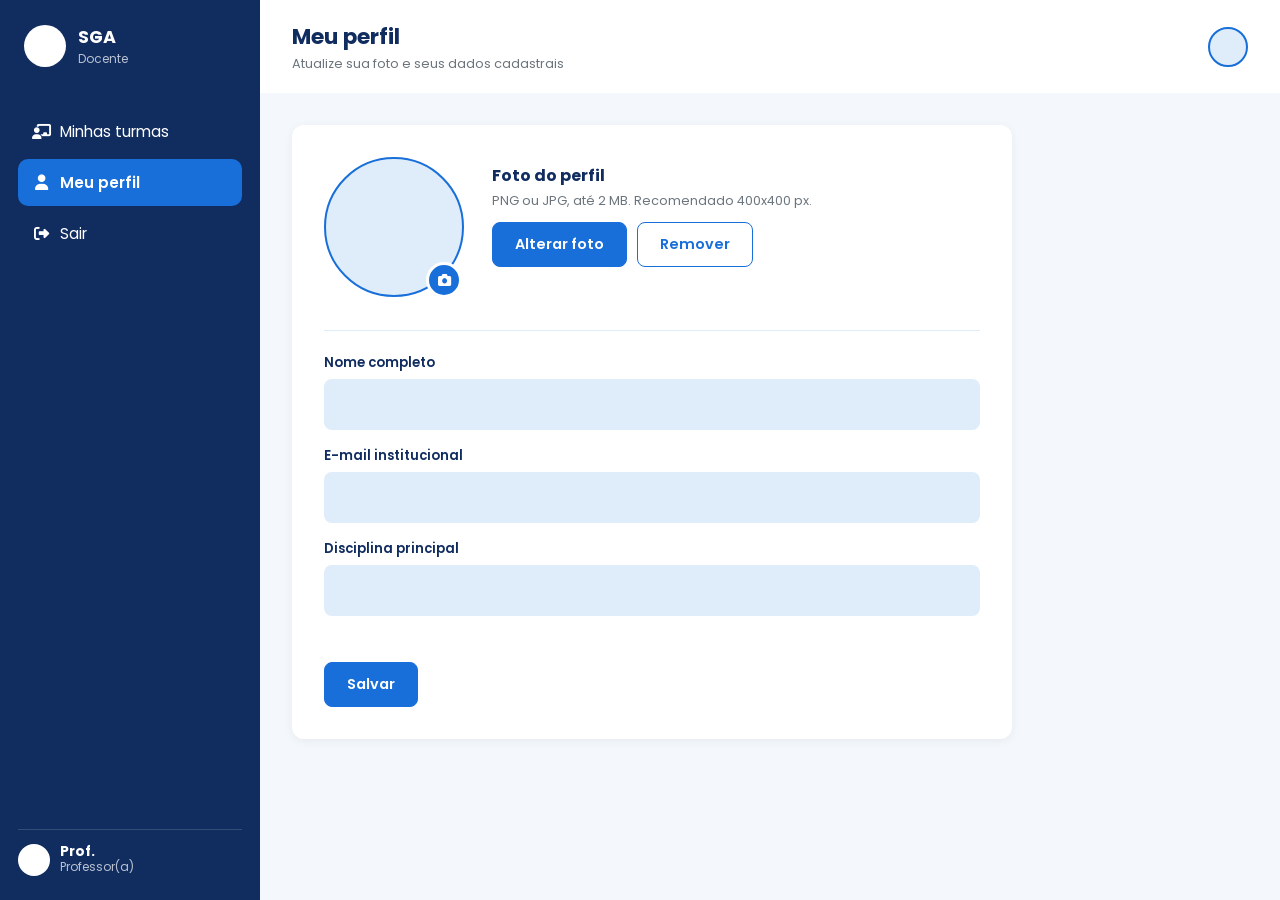
<file: pages/perfil.html>
<!DOCTYPE html>
<html lang="pt-BR">
<head>
  <meta charset="UTF-8">
  <meta name="viewport" content="width=device-width, initial-scale=1">
  <title>SGA | Meu perfil</title>
  <link rel="preconnect" href="https://fonts.googleapis.com">
  <link rel="preconnect" href="https://fonts.gstatic.com" crossorigin>
  <link href="https://fonts.googleapis.com/css2?family=Poppins:wght@400;500;600;700&display=swap" rel="stylesheet">
  <link rel="stylesheet" href="https://cdnjs.cloudflare.com/ajax/libs/font-awesome/6.5.2/css/all.min.css">
  <link rel="stylesheet" href="../css/perfil.css">
</head>
<body>
  <aside class="menu">
    <div class="logo">
      <span class="logo-icone" data-avatar></span>
      <div><strong>SGA</strong><small>Docente</small></div>
    </div>

    <nav>
      <a href="menu.html"><i class="fa-solid fa-chalkboard-user"></i> Minhas turmas</a>
      <a href="perfil.html" class="ativo"><i class="fa-solid fa-user"></i> Meu perfil</a>
      <a href="#" id="btnSair"><i class="fa-solid fa-right-from-bracket"></i> Sair</a>
    </nav>

    <div class="menu-rodape">
      <span class="avatar avatar-mini" data-avatar></span>
      <div><strong id="menuNome">Prof.</strong><small>Professor(a)</small></div>
    </div>
  </aside>

  <main class="conteudo">
    <header class="cabecalho">
      <div>
        <h1>Meu perfil</h1>
        <p>Atualize sua foto e seus dados cadastrais</p>
      </div>
      <a href="perfil.html" class="avatar avatar-topo" data-avatar title="Meu perfil"></a>
    </header>

    <section class="cartao">
      <div class="foto-area">
        <div class="avatar-wrap">
          <span class="avatar avatar-grande" data-avatar></span>
          <button type="button" class="btn-camera" id="btnCamera" aria-label="Alterar foto">
            <i class="fa-solid fa-camera"></i>
          </button>
        </div>

        <div class="foto-info">
          <h2>Foto do perfil</h2>
          <p>PNG ou JPG, até 2 MB. Recomendado 400x400 px.</p>
          <div class="botoes">
            <button type="button" class="btn btn-primario" id="btnAlterar">Alterar foto</button>
            <button type="button" class="btn btn-contorno" id="btnRemover">Remover</button>
          </div>
          <input type="file" id="inputFoto" accept="image/png, image/jpeg" hidden>
          <p class="mensagem" id="msgFoto" role="alert"></p>
        </div>
      </div>

      <form id="formPerfil" novalidate>
        <label for="nome">Nome completo</label>
        <input type="text" id="nome" autocomplete="name">

        <label for="email">E-mail institucional</label>
        <input type="email" id="email" autocomplete="email">

        <label for="disciplina">Disciplina principal</label>
        <input type="text" id="disciplina">

        <p class="mensagem" id="msgForm" role="alert"></p>
        <button type="submit" class="btn btn-primario">Salvar</button>
      </form>
    </section>
  </main>

  <script src="../js/avatar.js"></script>
  <script src="../js/perfil.js"></script>
</body>
</html>
</file>
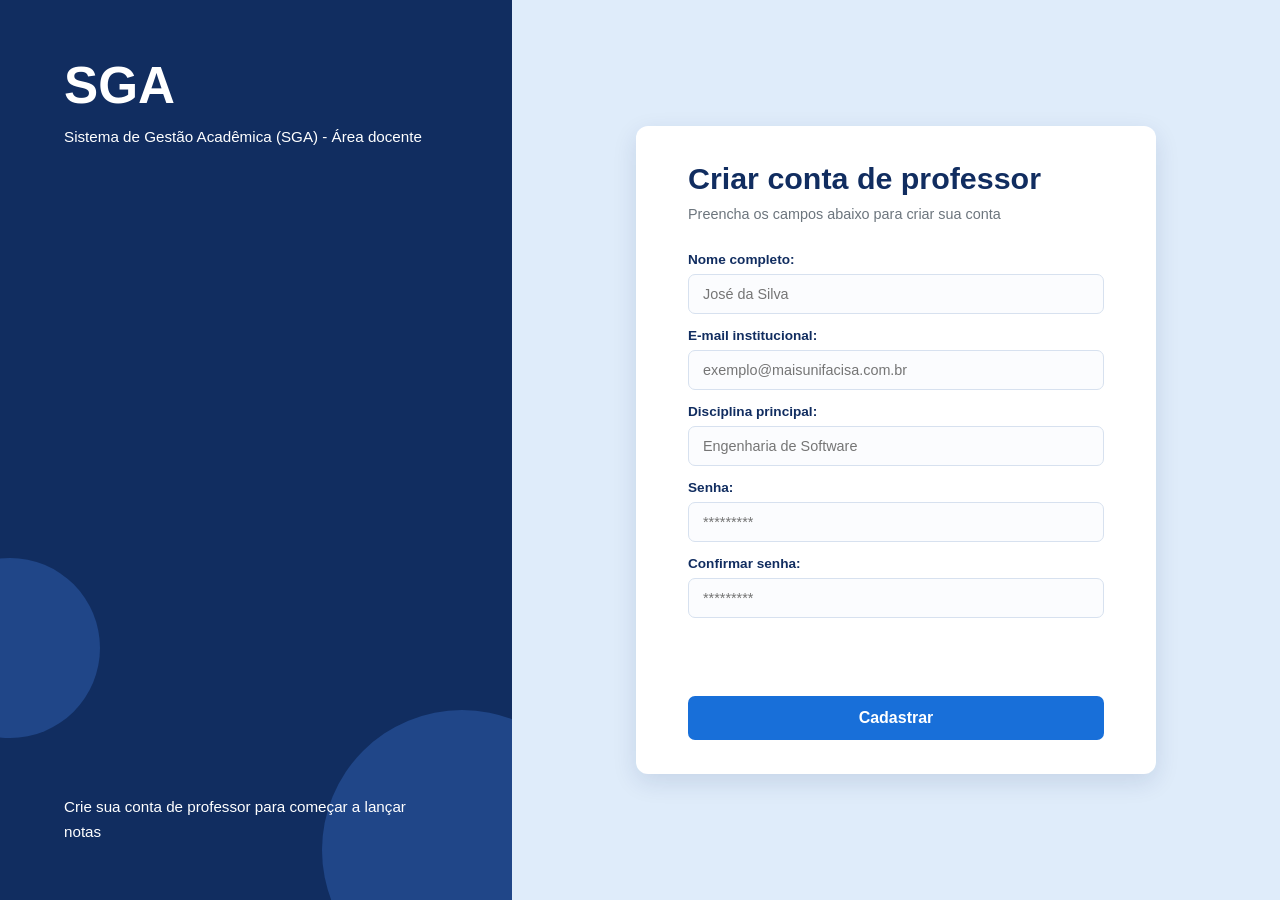
<file: pages/register.html>
<!DOCTYPE html>
<html lang="pt-br">
<head>
    <meta charset="UTF-8">
    <meta name="viewport" content="width=device-width, initial-scale=1.0">
    <title>SGA</title>
    <link rel="stylesheet" href="../css/register.css">
    <script src="../js/auth.js" defer></script>
</head>
<body>
    <div id="container">
        <div id="left">
            <div id="head">
                <h1>SGA</h1>
                <p>Sistema de Gestão Acadêmica (SGA) - Área docente</p>
            </div>
                <div class="circulo circulo-1"></div>
                <div class="circulo circulo-2"></div>
            <div id="rodape">
                <p>Crie sua conta de professor para começar a lançar notas</p>
            </div>
        </div>
        <div id="right">
            <div id="form-container-register">
                <div id="top">
                    <h1>Criar conta de professor</h1>
                    <p>Preencha os campos abaixo para criar sua conta</p>
                </div>
                <form id="register-form" onsubmit="salvarUsuario(event)">
                    <label for="name">Nome completo:</label>
                    <input type="text" id="name" name="name" autocomplete="name" required placeholder="José da Silva">
                    <label for="email">E-mail institucional:</label>
                   <input type="email" id="email" name="email" autocomplete="email" required placeholder="exemplo@maisunifacisa.com.br">
                    <label for="subject">Disciplina principal:</label>
                    <input type="text" id="subject" name="subject" required placeholder="Engenharia de Software">
                    <label for="password">Senha:</label>
                   <input type="password" id="password" name="password" autocomplete="new-password" required placeholder="*********">
                    <label for="confirm-password">Confirmar senha:</label>
                    <input type="password" id="confirm-password" name="confirm-password" autocomplete="new-password" required placeholder="*********">
                    <div id="alert-container">
                        <p></p>
                    </div>
                    <button type="submit" id="sub">Cadastrar</button>
                </form>
            </div>
        </div>
    </div>
</body>
</html>
</file>
<file: menu.style.css>
/* =========================================================
   Paleta e variáveis (seção 4 do enunciado)
   ========================================================= */
:root {
  --azul-marinho: #112D60;
  --azul-principal: #186FD9;
  --azul-claro: #DFECFA;
  --verde: #279E5B;
  --vermelho: #E63946;
  --ambar: #F0A019;
  --cinza-escuro: #212529;
  --cinza-medio: #6C757D;

  --bg-app: #F4F7FB;
  --branco: #FFFFFF;

  --sombra-card: 0 2px 10px rgba(17, 45, 96, 0.06);
  --sombra-card-hover: 0 8px 24px rgba(17, 45, 96, 0.12);
  --radius: 12px;
  --sidebar-w: 260px;
}

* { margin: 0; padding: 0; box-sizing: border-box; }

body {
  font-family: 'Poppins', 'Segoe UI', Roboto, sans-serif;
  background: var(--bg-app);
  color: var(--cinza-escuro);
  min-height: 100vh;
}

/* =========================================================
   Sidebar
   ========================================================= */
.sidebar {
  position: fixed;
  inset: 0 auto 0 0;
  width: var(--sidebar-w);
  background: var(--azul-marinho);
  color: var(--branco);
  display: flex;
  flex-direction: column;
  padding: 24px 18px;
}

.brand {
  display: flex;
  align-items: center;
  gap: 12px;
  margin-bottom: 40px;
}

.brand-logo {
  width: 42px;
  height: 42px;
  border-radius: 50%;
  background: var(--branco);
  color: var(--azul-marinho);
  display: grid;
  place-items: center;
  font-weight: 700;
  font-size: 1.15rem;
}

.brand-text { display: flex; flex-direction: column; line-height: 1.1; }
.brand-text strong { font-size: 1.1rem; }
.brand-text span   { font-size: 0.85rem; opacity: 0.75; }

.menu { display: flex; flex-direction: column; gap: 6px; flex: 1; }

.menu-item {
  display: flex;
  align-items: center;
  gap: 12px;
  padding: 12px 14px;
  border-radius: 10px;
  color: rgba(255, 255, 255, 0.85);
  text-decoration: none;
  font-size: 0.95rem;
  transition: background 0.2s, color 0.2s;
}
.menu-item i { width: 18px; text-align: center; }
.menu-item:hover { background: rgba(255, 255, 255, 0.08); color: var(--branco); }
.menu-item.active {
  background: var(--azul-principal);
  color: var(--branco);
  font-weight: 500;
}

.sidebar-footer {
  display: flex;
  align-items: center;
  gap: 10px;
  padding-top: 18px;
  border-top: 1px solid rgba(255, 255, 255, 0.12);
}
.user-info { display: flex; flex-direction: column; line-height: 1.2; }
.user-info strong { font-size: 0.85rem; }
.user-info span   { font-size: 0.75rem; opacity: 0.7; }

/* Avatares */
.avatar {
  border-radius: 50%;
  background: var(--azul-claro);
  color: var(--azul-marinho);
  display: grid;
  place-items: center;
  font-weight: 600;
  letter-spacing: 0.5px;
  user-select: none;
}
.avatar-sm { width: 38px; height: 38px; font-size: 0.85rem; }
.avatar-lg { width: 46px; height: 46px; font-size: 1rem; }

/* =========================================================
   Área principal
   ========================================================= */
.main {
  margin-left: var(--sidebar-w);
  padding: 32px 40px 60px;
  min-height: 100vh;
}

.topbar {
  display: flex;
  justify-content: space-between;
  align-items: center;
  margin-bottom: 28px;
}
.topbar h1 {
  font-size: 1.6rem;
  font-weight: 700;
  color: var(--azul-marinho);
  margin-bottom: 4px;
}
.subtitle { font-size: 0.9rem; color: var(--cinza-medio); }

/* =========================================================
   Grade de cartões de turma
   ========================================================= */
.cards {
  display: grid;
  grid-template-columns: repeat(auto-fill, minmax(240px, 1fr));
  gap: 20px;
  margin-bottom: 32px;
}

.card {
  position: relative;
  background: var(--branco);
  border-radius: var(--radius);
  box-shadow: var(--sombra-card);
  overflow: hidden;
  transition: transform 0.2s ease, box-shadow 0.2s ease;
  cursor: pointer;
}
.card:hover {
  transform: translateY(-4px);
  box-shadow: var(--sombra-card-hover);
}

.card-bar { height: 5px; }
.card-blue  .card-bar { background: var(--azul-principal); }
.card-green .card-bar { background: var(--verde); }
.card-amber .card-bar { background: var(--ambar); }
.card-red   .card-bar { background: var(--vermelho); }

.card-body {
  padding: 20px 22px 22px;
  display: flex;
  flex-direction: column;
  gap: 6px;
}
.card-icon {
  width: 38px;
  height: 38px;
  border-radius: 8px;
  background: var(--azul-claro);
  color: var(--azul-marinho);
  display: grid;
  place-items: center;
  font-weight: 700;
  margin-bottom: 10px;
}
.card h3 {
  font-size: 1rem;
  font-weight: 600;
  color: var(--cinza-escuro);
  line-height: 1.3;
}
.card-code, .card-students { font-size: 0.8rem; color: var(--cinza-medio); }

.card-link {
  margin-top: 4px;
  color: var(--azul-principal);
  font-size: 0.85rem;
  font-weight: 500;
  text-decoration: none;
  display: inline-flex;
  align-items: center;
  gap: 6px;
  transition: gap 0.2s;
}
.card-link:hover { gap: 10px; }

/* Caixa de dica */
.tip {
  background: var(--branco);
  border-radius: var(--radius);
  padding: 18px 22px;
  box-shadow: var(--sombra-card);
}
.tip h4 { font-size: 0.9rem; color: var(--azul-marinho); margin-bottom: 6px; }
.tip p  { font-size: 0.85rem; color: var(--cinza-medio); line-height: 1.5; max-width: 720px; }

/* =========================================================
   SISTEMA DE TROCA DE TELA COM :target (sem JS)
   ---------------------------------------------------------
   - Por padrão: esconde TODAS as views.
   - Quando NADA está ancorado (#turmas), mostra a grade.
   - Quando #turma-xxx está na URL, mostra só ela.
   ========================================================= */
.view { display: none; }

/* Estado padrão: grade de turmas visível */
.view-turmas { display: block; }

/* Se QUALQUER .view-turma for o alvo, escondemos a grade... */
body:has(.view-turma:target) .view-turmas { display: none; }

/* ...e mostramos só a turma alvo. */
.view-turma:target { display: block; }

/* =========================================================
   View da turma (tabela de alunos)
   ========================================================= */
.back-link {
  display: inline-flex;
  align-items: center;
  gap: 8px;
  color: var(--azul-principal);
  font-size: 0.9rem;
  font-weight: 500;
  text-decoration: none;
  margin-bottom: 20px;
  transition: gap 0.2s;
}
.back-link:hover { gap: 12px; }

.turma-header { margin-bottom: 22px; }
.turma-header h2 {
  font-size: 1.5rem;
  color: var(--azul-marinho);
  margin-bottom: 4px;
}

/* Tabela de notas */
.table-wrap {
  background: var(--branco);
  border-radius: var(--radius);
  box-shadow: var(--sombra-card);
  overflow: hidden;
  margin-bottom: 20px;
}

.grade {
  width: 100%;
  border-collapse: collapse;
  font-size: 0.88rem;
}

.grade thead {
  background: var(--azul-claro);
  color: var(--azul-marinho);
}
.grade th {
  text-align: left;
  padding: 14px 16px;
  font-weight: 600;
  font-size: 0.8rem;
  text-transform: uppercase;
  letter-spacing: 0.4px;
}

.grade td {
  padding: 12px 16px;
  border-top: 1px solid #EEF2F7;
  color: var(--cinza-escuro);
  vertical-align: middle;
}
.grade tbody tr:hover { background: #F9FBFF; }

.grade .nome { font-weight: 500; }

/* Inputs dentro das células (P1, P2, Proj F1, Proj F2, Final) */
.grade input {
  width: 60px;
  padding: 6px 8px;
  border: 1px solid #D7E1EF;
  border-radius: 6px;
  font-family: inherit;
  font-size: 0.85rem;
  color: var(--cinza-escuro);
  text-align: center;
  background: #FBFCFE;
  transition: border-color 0.15s, box-shadow 0.15s;
}
.grade input:focus {
  outline: none;
  border-color: var(--azul-principal);
  box-shadow: 0 0 0 3px rgba(24, 111, 217, 0.15);
  background: var(--branco);
}

.grade .media {
  font-weight: 600;
  color: var(--azul-marinho);
}

/* Badges de status */
.badge {
  display: inline-block;
  padding: 4px 12px;
  border-radius: 999px;
  font-size: 0.72rem;
  font-weight: 600;
  color: var(--branco);
  letter-spacing: 0.3px;
  white-space: nowrap;
}
.badge.aprovado   { background: var(--verde); }
.badge.reprovado  { background: var(--vermelho); }
.badge.final      { background: var(--ambar); }

/* Link editar */
.link-edit {
  color: var(--azul-principal);
  font-size: 0.8rem;
  font-weight: 500;
  text-decoration: none;
}
.link-edit:hover { text-decoration: underline; }

/* =========================================================
   Paginação
   ========================================================= */
.pagination {
  display: flex;
  justify-content: space-between;
  align-items: center;
  flex-wrap: wrap;
  gap: 12px;
  font-size: 0.82rem;
  color: var(--cinza-medio);
}

.pages { display: flex; gap: 6px; }

.page-btn {
  min-width: 34px;
  height: 34px;
  padding: 0 10px;
  border-radius: 8px;
  background: var(--branco);
  border: 1px solid #E2E8F0;
  color: var(--cinza-escuro);
  text-decoration: none;
  display: grid;
  place-items: center;
  font-size: 0.82rem;
  font-weight: 500;
  transition: background 0.15s, color 0.15s, border-color 0.15s;
}
.page-btn:hover {
  background: var(--azul-claro);
  border-color: var(--azul-claro);
  color: var(--azul-marinho);
}
.page-btn.active {
  background: var(--azul-principal);
  border-color: var(--azul-principal);
  color: var(--branco);
}

/* =========================================================
   Responsividade
   ========================================================= */
@media (max-width: 900px) {
  .grade { font-size: 0.8rem; }
  .grade th, .grade td { padding: 10px 10px; }
  .grade input { width: 50px; }
}

@media (max-width: 820px) {
  :root { --sidebar-w: 76px; }
  .brand-text, .menu-item span, .user-info { display: none; }
  .menu-item { justify-content: center; padding: 14px 0; }
  .sidebar-footer { justify-content: center; }
  .main { padding: 24px 20px 40px; }
  .topbar h1 { font-size: 1.3rem; }
  .table-wrap { overflow-x: auto; }
  .grade { min-width: 720px; }
}
</file>
<file: perfil.css>
:root {
  --marinho: #112D60;
  --azul: #186FD9;
  --azul-claro: #DFECFA;
  --vermelho: #E63946;
  --verde: #279E5B;
  --texto: #212529;
  --texto-suave: #6C757D;
  --branco: #FFFFFF;
  --fundo: #F4F7FB;
  --menu-largura: 260px;
}

* { box-sizing: border-box; margin: 0; padding: 0; }

body {
  font-family: "Poppins", "Segoe UI", Roboto, Arial, sans-serif;
  color: var(--texto);
  background: var(--fundo);
  min-height: 100vh;
}

/* ---------- Menu lateral ---------- */
.menu {
  position: fixed;
  inset: 0 auto 0 0;
  width: var(--menu-largura);
  background: var(--marinho);
  color: var(--branco);
  display: flex;
  flex-direction: column;
  padding: 24px 18px;
}

.logo { display: flex; align-items: center; gap: 12px; margin-bottom: 40px; padding: 0 6px; }
.logo-icone {
  width: 42px; height: 42px; border-radius: 50%;
  background: var(--branco); color: var(--marinho);
  display: grid; place-items: center; font-weight: 700; font-size: 1.15rem;
}
.logo strong { display: block; font-size: 1.1rem; }
.logo small, .menu-rodape small { display: block; font-size: .75rem; opacity: .7; }

.menu nav { display: flex; flex-direction: column; gap: 4px; flex: 1; }
.menu nav a {
  color: var(--branco); text-decoration: none;
  padding: 12px 14px; border-radius: 10px; font-size: .95rem;
  display: flex; align-items: center; gap: 10px;
  transition: background .2s, color .2s;
}
.menu nav a i { width: 18px; text-align: center; }
.menu nav a:hover { background: rgba(255, 255, 255, .08); }
.menu nav a.ativo { background: var(--azul); font-weight: 600; }

.menu-rodape {
  display: flex; align-items: flex-start; gap: 10px;
  padding-top: 14px; border-top: 1px solid rgba(255, 255, 255, .15);
  font-size: .85rem;
}
.menu-rodape > div { min-width: 0; flex: 1; }
.menu-rodape strong {
  display: block;
  font-size: .85rem;
  line-height: 1.2;
  overflow-wrap: anywhere;
}
.menu-rodape small { line-height: 1.2; }

.conteudo { margin-left: var(--menu-largura); min-height: 100vh; }

.cabecalho {
  background: var(--branco);
  padding: 20px 32px;
  display: flex; align-items: center; justify-content: space-between;
}
.cabecalho h1 { font-size: 1.35rem; color: var(--marinho); }
.cabecalho p { font-size: .8rem; color: var(--texto-suave); margin-top: 2px; }

/* ---------- Avatar ---------- */
.avatar {
  display: inline-grid; place-items: center;
  border-radius: 50%;
  background: var(--azul-claro) center / cover no-repeat;
  color: var(--marinho);
  font-weight: 700;
  border: 2px solid var(--azul);
  text-decoration: none;
  flex-shrink: 0;
}
.avatar-topo { width: 40px; height: 40px; font-size: .8rem; }
.avatar-mini { width: 32px; height: 32px; font-size: .7rem; background-color: var(--branco); border-color: var(--branco); }
.avatar-grande { width: 140px; height: 140px; font-size: 2.4rem; }

.cartao {
  background: var(--branco);
  max-width: 720px;
  margin: 32px;
  padding: 32px;
  border-radius: 12px;
  box-shadow: 0 2px 10px rgba(17, 45, 96, 0.06);
}

.foto-area {
  display: flex; gap: 28px; align-items: center;
  padding-bottom: 26px; margin-bottom: 22px;
  border-bottom: 1px solid var(--azul-claro);
}
.avatar-wrap { position: relative; }
.btn-camera {
  position: absolute; right: 2px; bottom: 6px;
  width: 36px; height: 36px; border-radius: 50%;
  background: var(--azul); color: var(--branco);
  border: 3px solid var(--branco); cursor: pointer;
}
.foto-info h2 { font-size: 1rem; color: var(--marinho); }
.foto-info p { font-size: .8rem; color: var(--texto-suave); margin: 4px 0 12px; }
.botoes { display: flex; gap: 10px; flex-wrap: wrap; }

form label {
  display: block; font-size: .82rem; font-weight: 600;
  color: var(--marinho); margin: 16px 0 6px;
}
form input {
  width: 100%; padding: 12px 14px;
  background: var(--azul-claro);
  border: 1px solid transparent; border-radius: 8px;
  font: inherit; color: var(--texto);
}
form input:focus { outline: none; border-color: var(--azul); background: var(--branco); }
form input.erro { border-color: var(--vermelho); }

.btn {
  font: inherit; font-weight: 600; font-size: .9rem;
  padding: 11px 22px; border-radius: 8px; cursor: pointer;
  border: 1px solid var(--azul); transition: filter .15s, background .15s;
}
.btn-primario { background: var(--azul); color: var(--branco); }
.btn-primario:hover { filter: brightness(1.1); }
.btn-contorno { background: var(--branco); color: var(--azul); }
.btn-contorno:hover { background: var(--azul-claro); }
form .btn-primario { margin-top: 22px; }

:focus-visible { outline: 3px solid var(--azul); outline-offset: 2px; }

.mensagem { font-size: .82rem; min-height: 1.1em; margin-top: 10px; }
.mensagem.erro { color: var(--vermelho); }
.mensagem.sucesso { color: var(--verde); }

/* ---------- Responsivo ---------- */
@media (max-width: 760px) {
  .menu { position: static; width: 100%; flex-direction: row; align-items: center; flex-wrap: wrap; gap: 8px; }
  .logo { margin: 0; }
  .menu nav { flex-direction: row; flex: 1 1 100%; order: 3; overflow-x: auto; }
  .menu-rodape { display: none; }
  .conteudo { margin-left: 0; min-height: 0; }
  .cabecalho { padding: 14px 18px; }
  .cartao { margin: 16px; padding: 20px; }
  .foto-area { flex-direction: column; text-align: center; }
  .botoes { justify-content: center; }
}
</file>
<file: Login-Cadastro/login.css>
:root {
  --azul-marinho: #112d60;
  --azul-principal: #186fd9;
  --azul-claro: #dfecfa;
  --cinza-medio: #6c757d;
  --branco: #ffffff;
  --fundo: #f0f4f3;
}

* {
  box-sizing: border-box;
  margin: 0;
  padding: 0;
}

body {
  min-height: 100vh;
  background: var(--fundo);
  color: var(--azul-marinho);
  font-family: "Poppins", "Segoe UI", Arial, sans-serif;
}

#container {
  display: flex;
  min-height: 100vh;
  width: 100%;
}

#left,
#right {
  min-height: 100vh;
}

#left {
  position: relative;
  z-index: 1;
  display: flex;
  flex: 0 0 40%;
  flex-direction: column;
  justify-content: space-between;
  overflow: hidden;
  padding: 56px clamp(28px, 5vw, 80px);
  background: var(--azul-marinho);
  color: var(--branco);
}

#head,
#rodape {
  position: relative;
  z-index: 2;
  max-width: 430px;
}

#head h1 {
  margin-bottom: 10px;
  font-size: clamp(2.2rem, 4vw, 3.5rem);
  font-weight: 700;
}

#head p,
#rodape p {
  font-size: 0.95rem;
  line-height: 1.6;
}

#rodape {
  max-width: 360px;
}

.circulo {
  position: absolute;
  z-index: 0;
  border-radius: 50%;
  background: rgba(45, 92, 170, 0.55);
  pointer-events: none;
}

.circulo-1 {
  width: 180px;
  height: 180px;
  bottom: 18%;
  left: -80px;
}

.circulo-2 {
  right: -90px;
  bottom: -90px;
  width: 280px;
  height: 280px;
}

#right {
  display: flex;
  flex: 1;
  align-items: center;
  justify-content: center;
  padding: 32px;
  background: var(--azul-claro);
}

#form-container {
  width: min(100%, 520px);
  padding: 36px clamp(24px, 5vw, 52px);
  background: var(--branco);
  border-radius: 12px;
  box-shadow: 0 8px 24px rgba(17, 45, 96, 0.12);
}

#top {
  margin-bottom: 30px;
}

#top h1 {
  margin-bottom: 8px;
  color: var(--azul-marinho);
  font-size: clamp(1.45rem, 3vw, 2rem);
  line-height: 1.2;
}

#top p {
  color: var(--cinza-medio);
  font-size: 0.9rem;
  line-height: 1.5;
}

form {
  display: flex;
  flex-direction: column;
}

form label {
  margin-bottom: 7px;
  color: var(--azul-marinho);
  font-size: 0.85rem;
  font-weight: 600;
}

form input {
  width: 100%;
  margin-bottom: 18px;
  padding: 12px 14px;
  border: 1px solid #d7e1ef;
  border-radius: 7px;
  background: #fbfcfe;
  color: #212529;
  font: inherit;
  font-size: 0.9rem;
}

form input:focus {
  outline: none;
  border-color: var(--azul-principal);
  background: var(--branco);
  box-shadow: 0 0 0 3px rgba(24, 111, 217, 0.15);
}

#container-alert {
  min-height: 54px;
  margin-bottom: 12px;
}

#alert-container {
  display: flex;
  align-items: flex-start;
  justify-content: space-between;
  gap: 16px;
}

#alert-container p {
  color: var(--cinza-medio);
  font-size: 0.8rem;
  line-height: 1.4;
}

#forgot-password {
  flex-shrink: 0;
}

#forgot-password a,
#down a {
  color: var(--azul-principal);
  text-decoration: none;
  font-weight: 600;
}

#forgot-password a:hover,
#down a:hover {
  text-decoration: underline;
}

form button {
  width: 100%;
  padding: 13px 20px;
  border: 0;
  border-radius: 7px;
  background: var(--azul-principal);
  color: var(--branco);
  cursor: pointer;
  font: inherit;
  font-weight: 600;
  transition: filter 0.2s ease;
}

form button:hover {
  filter: brightness(1.1);
}

form button:focus-visible,
a:focus-visible {
  outline: 3px solid var(--azul-principal);
  outline-offset: 3px;
}

#down {
  margin-top: 24px;
  text-align: center;
}

#down p {
  color: var(--cinza-medio);
  font-size: 0.85rem;
  line-height: 1.6;
}

@media (max-width: 820px) {
  #container {
    flex-direction: column;
  }

  #left {
    min-height: auto;
    padding: 32px 24px;
  }

  #head h1 {
    font-size: 2.2rem;
  }

  #rodape {
    margin-top: 36px;
  }

  #right {
    min-height: auto;
    padding: 32px 18px;
  }

  #form-container {
    padding: 30px 24px;
  }
}

@media (max-width: 480px) {
  #left {
    padding: 28px 20px;
  }

  #right {
    padding: 24px 14px;
  }

  #form-container {
    padding: 26px 20px;
  }

  #alert-container {
    flex-direction: column;
    gap: 6px;
  }

  #forgot-password {
    align-self: flex-end;
  }
}
</file>
<file: Login-Cadastro/register.css>
:root {
  --azul-marinho: #112d60;
  --azul-principal: #186fd9;
  --azul-claro: #dfecfa;
  --cinza-medio: #6c757d;
  --branco: #ffffff;
  --fundo: #f0f4f3;
}

* {
  box-sizing: border-box;
  margin: 0;
  padding: 0;
}

body {
  min-height: 100vh;
  background: var(--fundo);
  color: var(--azul-marinho);
  font-family: "Poppins", "Segoe UI", Arial, sans-serif;
}

#container {
  display: flex;
  min-height: 100vh;
  width: 100%;
}

#left,
#right {
  min-height: 100vh;
}

#left {
  position: relative;
  z-index: 1;
  display: flex;
  flex: 0 0 40%;
  flex-direction: column;
  justify-content: space-between;
  overflow: hidden;
  padding: 56px clamp(28px, 5vw, 80px);
  background: var(--azul-marinho);
  color: var(--branco);
}

#head,
#rodape {
  position: relative;
  z-index: 2;
  max-width: 430px;
}

#head h1 {
  margin-bottom: 10px;
  font-size: clamp(2.2rem, 4vw, 3.5rem);
  font-weight: 700;
}

#head p,
#rodape p {
  font-size: 0.95rem;
  line-height: 1.6;
}

#rodape {
  max-width: 360px;
}

.circulo {
  position: absolute;
  z-index: 0;
  border-radius: 50%;
  background: rgba(45, 92, 170, 0.55);
  pointer-events: none;
}

.circulo-1 {
  width: 180px;
  height: 180px;
  bottom: 18%;
  left: -80px;
}

.circulo-2 {
  right: -90px;
  bottom: -90px;
  width: 280px;
  height: 280px;
}

#right {
  display: flex;
  flex: 1;
  align-items: center;
  justify-content: center;
  padding: 32px;
  background: var(--azul-claro);
}

#form-container-register {
  width: min(100%, 520px);
  padding: 34px clamp(24px, 5vw, 52px);
  background: var(--branco);
  border-radius: 12px;
  box-shadow: 0 8px 24px rgba(17, 45, 96, 0.12);
}

#top {
  margin-bottom: 26px;
}

#top h1 {
  margin-bottom: 8px;
  color: var(--azul-marinho);
  font-size: clamp(1.35rem, 3vw, 1.9rem);
  line-height: 1.2;
}

#top p {
  color: var(--cinza-medio);
  font-size: 0.9rem;
  line-height: 1.5;
}

form {
  display: flex;
  flex-direction: column;
}

form label {
  margin-bottom: 7px;
  color: var(--azul-marinho);
  font-size: 0.85rem;
  font-weight: 600;
}

form input {
  width: 100%;
  margin-bottom: 14px;
  padding: 11px 14px;
  border: 1px solid #d7e1ef;
  border-radius: 7px;
  background: #fbfcfe;
  color: #212529;
  font: inherit;
  font-size: 0.9rem;
}

form input:focus {
  outline: none;
  border-color: var(--azul-principal);
  background: var(--branco);
  box-shadow: 0 0 0 3px rgba(24, 111, 217, 0.15);
}

#alert-container {
  min-height: 48px;
  margin: 4px 0 12px;
}

#alert-container p {
  color: var(--cinza-medio);
  font-size: 0.8rem;
  line-height: 1.4;
}

form button {
  width: 100%;
  padding: 13px 20px;
  border: 0;
  border-radius: 7px;
  background: var(--azul-principal);
  color: var(--branco);
  cursor: pointer;
  font: inherit;
  font-weight: 600;
  transition: filter 0.2s ease;
}

form button:hover {
  filter: brightness(1.1);
}

form button:focus-visible,
a:focus-visible {
  outline: 3px solid var(--azul-principal);
  outline-offset: 3px;
}

@media (max-width: 820px) {
  #container {
    flex-direction: column;
  }

  #left {
    min-height: auto;
    padding: 32px 24px;
  }

  #head h1 {
    font-size: 2.2rem;
  }

  #rodape {
    margin-top: 36px;
  }

  #right {
    min-height: auto;
    padding: 32px 18px;
  }

  #form-container-register {
    padding: 30px 24px;
  }
}

@media (max-width: 480px) {
  #left {
    padding: 28px 20px;
  }

  #right {
    padding: 24px 14px;
  }

  #form-container-register {
    padding: 26px 20px;
  }
}
</file>
<file: css/login.css>
:root {
  --azul-marinho: #112d60;
  --azul-principal: #186fd9;
  --azul-claro: #dfecfa;
  --cinza-medio: #6c757d;
  --branco: #ffffff;
  --fundo: #f0f4f3;
}

* {
  box-sizing: border-box;
  margin: 0;
  padding: 0;
}

body {
  min-height: 100vh;
  background: var(--fundo);
  color: var(--azul-marinho);
  font-family: "Poppins", "Segoe UI", Arial, sans-serif;
}

#container {
  display: flex;
  min-height: 100vh;
  width: 100%;
}

#left,
#right {
  min-height: 100vh;
}

#left {
  position: relative;
  z-index: 1;
  display: flex;
  flex: 0 0 40%;
  flex-direction: column;
  justify-content: space-between;
  overflow: hidden;
  padding: 56px clamp(28px, 5vw, 80px);
  background: var(--azul-marinho);
  color: var(--branco);
}

#head,
#rodape {
  position: relative;
  z-index: 2;
  max-width: 430px;
}

#head h1 {
  margin-bottom: 10px;
  font-size: clamp(2.2rem, 4vw, 3.5rem);
  font-weight: 700;
}

#head p,
#rodape p {
  font-size: 0.95rem;
  line-height: 1.6;
}

#rodape {
  max-width: 360px;
}

.circulo {
  position: absolute;
  z-index: 0;
  border-radius: 50%;
  background: rgba(45, 92, 170, 0.55);
  pointer-events: none;
}

.circulo-1 {
  width: 180px;
  height: 180px;
  bottom: 18%;
  left: -80px;
}

.circulo-2 {
  right: -90px;
  bottom: -90px;
  width: 280px;
  height: 280px;
}

#right {
  display: flex;
  flex: 1;
  align-items: center;
  justify-content: center;
  padding: 32px;
  background: var(--azul-claro);
}

#form-container {
  width: min(100%, 520px);
  padding: 36px clamp(24px, 5vw, 52px);
  background: var(--branco);
  border-radius: 12px;
  box-shadow: 0 8px 24px rgba(17, 45, 96, 0.12);
}

#top {
  margin-bottom: 30px;
}

#top h1 {
  margin-bottom: 8px;
  color: var(--azul-marinho);
  font-size: clamp(1.45rem, 3vw, 2rem);
  line-height: 1.2;
}

#top p {
  color: var(--cinza-medio);
  font-size: 0.9rem;
  line-height: 1.5;
}

form {
  display: flex;
  flex-direction: column;
}

form label {
  margin-bottom: 7px;
  color: var(--azul-marinho);
  font-size: 0.85rem;
  font-weight: 600;
}

form input {
  width: 100%;
  margin-bottom: 18px;
  padding: 12px 14px;
  border: 1px solid #d7e1ef;
  border-radius: 7px;
  background: #fbfcfe;
  color: #212529;
  font: inherit;
  font-size: 0.9rem;
}

form input:focus {
  outline: none;
  border-color: var(--azul-principal);
  background: var(--branco);
  box-shadow: 0 0 0 3px rgba(24, 111, 217, 0.15);
}

#container-alert {
  min-height: 54px;
  margin-bottom: 12px;
}

#alert-container {
  display: flex;
  align-items: flex-start;
  justify-content: space-between;
  gap: 16px;
}

#alert-container p {
  color: var(--cinza-medio);
  font-size: 0.8rem;
  line-height: 1.4;
}

#forgot-password {
  flex-shrink: 0;
}

#forgot-password a,
#down a {
  color: var(--azul-principal);
  text-decoration: none;
  font-weight: 600;
}

#forgot-password a:hover,
#down a:hover {
  text-decoration: underline;
}

form button {
  width: 100%;
  padding: 13px 20px;
  border: 0;
  border-radius: 7px;
  background: var(--azul-principal);
  color: var(--branco);
  cursor: pointer;
  font: inherit;
  font-weight: 600;
  transition: filter 0.2s ease;
}

form button:hover {
  filter: brightness(1.1);
}

form button:focus-visible,
a:focus-visible {
  outline: 3px solid var(--azul-principal);
  outline-offset: 3px;
}

#down {
  margin-top: 24px;
  text-align: center;
}

#down p {
  color: var(--cinza-medio);
  font-size: 0.85rem;
  line-height: 1.6;
}

@media (max-width: 820px) {
  #container {
    flex-direction: column;
  }

  #left {
    min-height: auto;
    padding: 32px 24px;
  }

  #head h1 {
    font-size: 2.2rem;
  }

  #rodape {
    margin-top: 36px;
  }

  #right {
    min-height: auto;
    padding: 32px 18px;
  }

  #form-container {
    padding: 30px 24px;
  }
}

@media (max-width: 480px) {
  #left {
    padding: 28px 20px;
  }

  #right {
    padding: 24px 14px;
  }

  #form-container {
    padding: 26px 20px;
  }

  #alert-container {
    flex-direction: column;
    gap: 6px;
  }

  #forgot-password {
    align-self: flex-end;
  }
}
</file>
<file: css/menu.style.css>
/* =========================================================
   Paleta e variáveis (seção 4 do enunciado)
   ========================================================= */
:root {
  --azul-marinho: #112D60;
  --azul-principal: #186FD9;
  --azul-claro: #DFECFA;
  --verde: #279E5B;
  --vermelho: #E63946;
  --ambar: #F0A019;
  --cinza-escuro: #212529;
  --cinza-medio: #6C757D;

  --bg-app: #F4F7FB;
  --branco: #FFFFFF;

  --sombra-card: 0 2px 10px rgba(17, 45, 96, 0.06);
  --sombra-card-hover: 0 8px 24px rgba(17, 45, 96, 0.12);
  --radius: 12px;
  --sidebar-w: 260px;
}

* { margin: 0; padding: 0; box-sizing: border-box; }

body {
  font-family: 'Poppins', 'Segoe UI', Roboto, sans-serif;
  background: var(--bg-app);
  color: var(--cinza-escuro);
  min-height: 100vh;
}

/* =========================================================
   Sidebar
   ========================================================= */
.sidebar {
  position: fixed;
  inset: 0 auto 0 0;
  width: var(--sidebar-w);
  background: var(--azul-marinho);
  color: var(--branco);
  display: flex;
  flex-direction: column;
  padding: 24px 18px;
}

.brand {
  display: flex;
  align-items: center;
  gap: 12px;
  margin-bottom: 40px;
}

.brand-logo {
  width: 42px;
  height: 42px;
  border-radius: 50%;
  background: var(--branco);
  color: var(--azul-marinho);
  display: grid;
  place-items: center;
  font-weight: 700;
  font-size: 1.15rem;
}

.brand-text { display: flex; flex-direction: column; line-height: 1.1; }
.brand-text strong { font-size: 1.1rem; }
.brand-text span   { font-size: 0.85rem; opacity: 0.75; }

.menu { display: flex; flex-direction: column; gap: 6px; flex: 1; }

.menu-item {
  display: flex;
  align-items: center;
  gap: 12px;
  padding: 12px 14px;
  border-radius: 10px;
  color: rgba(255, 255, 255, 0.85);
  text-decoration: none;
  font-size: 0.95rem;
  transition: background 0.2s, color 0.2s;
}
.menu-item i { width: 18px; text-align: center; }
.menu-item:hover { background: rgba(255, 255, 255, 0.08); color: var(--branco); }
.menu-item.active {
  background: var(--azul-principal);
  color: var(--branco);
  font-weight: 500;
}

.sidebar-footer {
  display: flex;
  align-items: center;
  gap: 10px;
  padding-top: 18px;
  border-top: 1px solid rgba(255, 255, 255, 0.12);
}
.user-info { display: flex; flex-direction: column; line-height: 1.2; }
.user-info strong { font-size: 0.85rem; }
.user-info span   { font-size: 0.75rem; opacity: 0.7; }

/* Avatares */
.avatar {
  border-radius: 50%;
  background: var(--azul-claro);
  color: var(--azul-marinho);
  display: grid;
  place-items: center;
  font-weight: 600;
  letter-spacing: 0.5px;
  user-select: none;
}
.avatar-sm { width: 38px; height: 38px; font-size: 0.85rem; }
.avatar-lg { width: 46px; height: 46px; font-size: 1rem; }

/* =========================================================
   Área principal
   ========================================================= */
.main {
  margin-left: var(--sidebar-w);
  padding: 32px 40px 60px;
  min-height: 100vh;
}

.topbar {
  display: flex;
  justify-content: space-between;
  align-items: center;
  margin-bottom: 28px;
}
.topbar h1 {
  font-size: 1.6rem;
  font-weight: 700;
  color: var(--azul-marinho);
  margin-bottom: 4px;
}
.subtitle { font-size: 0.9rem; color: var(--cinza-medio); }

/* =========================================================
   Grade de cartões de turma
   ========================================================= */
.cards {
  display: grid;
  grid-template-columns: repeat(auto-fill, minmax(240px, 1fr));
  gap: 20px;
  margin-bottom: 32px;
}

.card {
  position: relative;
  background: var(--branco);
  border-radius: var(--radius);
  box-shadow: var(--sombra-card);
  overflow: hidden;
  transition: transform 0.2s ease, box-shadow 0.2s ease;
  cursor: pointer;
}
.card:hover {
  transform: translateY(-4px);
  box-shadow: var(--sombra-card-hover);
}

.card-bar { height: 5px; }
.card-blue  .card-bar { background: var(--azul-principal); }
.card-green .card-bar { background: var(--verde); }
.card-amber .card-bar { background: var(--ambar); }
.card-red   .card-bar { background: var(--vermelho); }

.card-body {
  padding: 20px 22px 22px;
  display: flex;
  flex-direction: column;
  gap: 6px;
}
.card-icon {
  width: 38px;
  height: 38px;
  border-radius: 8px;
  background: var(--azul-claro);
  color: var(--azul-marinho);
  display: grid;
  place-items: center;
  font-weight: 700;
  margin-bottom: 10px;
}
.card h3 {
  font-size: 1rem;
  font-weight: 600;
  color: var(--cinza-escuro);
  line-height: 1.3;
}
.card-code, .card-students { font-size: 0.8rem; color: var(--cinza-medio); }

.card-link {
  margin-top: 4px;
  color: var(--azul-principal);
  font-size: 0.85rem;
  font-weight: 500;
  text-decoration: none;
  display: inline-flex;
  align-items: center;
  gap: 6px;
  transition: gap 0.2s;
}
.card-link:hover { gap: 10px; }

/* Caixa de dica */
.tip {
  background: var(--branco);
  border-radius: var(--radius);
  padding: 18px 22px;
  box-shadow: var(--sombra-card);
}
.tip h4 { font-size: 0.9rem; color: var(--azul-marinho); margin-bottom: 6px; }
.tip p  { font-size: 0.85rem; color: var(--cinza-medio); line-height: 1.5; max-width: 720px; }

/* =========================================================
   SISTEMA DE TROCA DE TELA COM :target (sem JS)
   ---------------------------------------------------------
   - Por padrão: esconde TODAS as views.
   - Quando NADA está ancorado (#turmas), mostra a grade.
   - Quando #turma-xxx está na URL, mostra só ela.
   ========================================================= */
.view { display: none; }

/* Estado padrão: grade de turmas visível */
.view-turmas { display: block; }

/* Se QUALQUER .view-turma for o alvo, escondemos a grade... */
body:has(.view-turma:target) .view-turmas { display: none; }

/* ...e mostramos só a turma alvo. */
.view-turma:target { display: block; }

/* =========================================================
   View da turma (tabela de alunos)
   ========================================================= */
.back-link {
  display: inline-flex;
  align-items: center;
  gap: 8px;
  color: var(--azul-principal);
  font-size: 0.9rem;
  font-weight: 500;
  text-decoration: none;
  margin-bottom: 20px;
  transition: gap 0.2s;
}
.back-link:hover { gap: 12px; }

.turma-header { margin-bottom: 22px; }
.turma-header h2 {
  font-size: 1.5rem;
  color: var(--azul-marinho);
  margin-bottom: 4px;
}

/* Tabela de notas */
.table-wrap {
  background: var(--branco);
  border-radius: var(--radius);
  box-shadow: var(--sombra-card);
  overflow: hidden;
  margin-bottom: 20px;
}

.grade {
  width: 100%;
  border-collapse: collapse;
  font-size: 0.88rem;
}

.grade thead {
  background: var(--azul-claro);
  color: var(--azul-marinho);
}
.grade th {
  text-align: left;
  padding: 14px 16px;
  font-weight: 600;
  font-size: 0.8rem;
  text-transform: uppercase;
  letter-spacing: 0.4px;
}

.grade td {
  padding: 12px 16px;
  border-top: 1px solid #EEF2F7;
  color: var(--cinza-escuro);
  vertical-align: middle;
}
.grade tbody tr:hover { background: #F9FBFF; }

.grade .nome { font-weight: 500; }

/* Inputs dentro das células (P1, P2, Proj F1, Proj F2, Final) */
.grade input {
  width: 60px;
  padding: 6px 8px;
  border: 1px solid #D7E1EF;
  border-radius: 6px;
  font-family: inherit;
  font-size: 0.85rem;
  color: var(--cinza-escuro);
  text-align: center;
  background: #FBFCFE;
  transition: border-color 0.15s, box-shadow 0.15s;
}
.grade input:focus {
  outline: none;
  border-color: var(--azul-principal);
  box-shadow: 0 0 0 3px rgba(24, 111, 217, 0.15);
  background: var(--branco);
}

.grade .media {
  font-weight: 600;
  color: var(--azul-marinho);
}

/* Badges de status */
.badge {
  display: inline-block;
  padding: 4px 12px;
  border-radius: 999px;
  font-size: 0.72rem;
  font-weight: 600;
  color: var(--branco);
  letter-spacing: 0.3px;
  white-space: nowrap;
}
.badge.aprovado   { background: var(--verde); }
.badge.reprovado  { background: var(--vermelho); }
.badge.final      { background: var(--ambar); }

/* Link editar */
.link-edit {
  color: var(--azul-principal);
  font-size: 0.8rem;
  font-weight: 500;
  text-decoration: none;
}
.link-edit:hover { text-decoration: underline; }

/* =========================================================
   Paginação
   ========================================================= */
.pagination {
  display: flex;
  justify-content: space-between;
  align-items: center;
  flex-wrap: wrap;
  gap: 12px;
  font-size: 0.82rem;
  color: var(--cinza-medio);
}

.pages { display: flex; gap: 6px; }

.page-btn {
  min-width: 34px;
  height: 34px;
  padding: 0 10px;
  border-radius: 8px;
  background: var(--branco);
  border: 1px solid #E2E8F0;
  color: var(--cinza-escuro);
  text-decoration: none;
  display: grid;
  place-items: center;
  font-size: 0.82rem;
  font-weight: 500;
  transition: background 0.15s, color 0.15s, border-color 0.15s;
}
.page-btn:hover {
  background: var(--azul-claro);
  border-color: var(--azul-claro);
  color: var(--azul-marinho);
}
.page-btn.active {
  background: var(--azul-principal);
  border-color: var(--azul-principal);
  color: var(--branco);
}

/* =========================================================
   Responsividade
   ========================================================= */
@media (max-width: 900px) {
  .grade { font-size: 0.8rem; }
  .grade th, .grade td { padding: 10px 10px; }
  .grade input { width: 50px; }
}

@media (max-width: 820px) {
  :root { --sidebar-w: 76px; }
  .brand-text, .menu-item span, .user-info { display: none; }
  .menu-item { justify-content: center; padding: 14px 0; }
  .sidebar-footer { justify-content: center; }
  .main { padding: 24px 20px 40px; }
  .topbar h1 { font-size: 1.3rem; }
  .table-wrap { overflow-x: auto; }
  .grade { min-width: 720px; }
}
</file>
<file: css/perfil.css>
:root {
  --marinho: #112D60;
  --azul: #186FD9;
  --azul-claro: #DFECFA;
  --vermelho: #E63946;
  --verde: #279E5B;
  --texto: #212529;
  --texto-suave: #6C757D;
  --branco: #FFFFFF;
  --fundo: #F4F7FB;
  --menu-largura: 260px;
}

* { box-sizing: border-box; margin: 0; padding: 0; }

body {
  font-family: "Poppins", "Segoe UI", Roboto, Arial, sans-serif;
  color: var(--texto);
  background: var(--fundo);
  min-height: 100vh;
}

/* ---------- Menu lateral ---------- */
.menu {
  position: fixed;
  inset: 0 auto 0 0;
  width: var(--menu-largura);
  background: var(--marinho);
  color: var(--branco);
  display: flex;
  flex-direction: column;
  padding: 24px 18px;
}

.logo { display: flex; align-items: center; gap: 12px; margin-bottom: 40px; padding: 0 6px; }
.logo-icone {
  width: 42px; height: 42px; border-radius: 50%;
  background: var(--branco); color: var(--marinho);
  display: grid; place-items: center; font-weight: 700; font-size: 1.15rem;
}
.logo strong { display: block; font-size: 1.1rem; }
.logo small, .menu-rodape small { display: block; font-size: .75rem; opacity: .7; }

.menu nav { display: flex; flex-direction: column; gap: 4px; flex: 1; }
.menu nav a {
  color: var(--branco); text-decoration: none;
  padding: 12px 14px; border-radius: 10px; font-size: .95rem;
  display: flex; align-items: center; gap: 10px;
  transition: background .2s, color .2s;
}
.menu nav a i { width: 18px; text-align: center; }
.menu nav a:hover { background: rgba(255, 255, 255, .08); }
.menu nav a.ativo { background: var(--azul); font-weight: 600; }

.menu-rodape {
  display: flex; align-items: flex-start; gap: 10px;
  padding-top: 14px; border-top: 1px solid rgba(255, 255, 255, .15);
  font-size: .85rem;
}
.menu-rodape > div { min-width: 0; flex: 1; }
.menu-rodape strong {
  display: block;
  font-size: .85rem;
  line-height: 1.2;
  overflow-wrap: anywhere;
}
.menu-rodape small { line-height: 1.2; }

.conteudo { margin-left: var(--menu-largura); min-height: 100vh; }

.cabecalho {
  background: var(--branco);
  padding: 20px 32px;
  display: flex; align-items: center; justify-content: space-between;
}
.cabecalho h1 { font-size: 1.35rem; color: var(--marinho); }
.cabecalho p { font-size: .8rem; color: var(--texto-suave); margin-top: 2px; }

/* ---------- Avatar ---------- */
.avatar {
  display: inline-grid; place-items: center;
  border-radius: 50%;
  background: var(--azul-claro) center / cover no-repeat;
  color: var(--marinho);
  font-weight: 700;
  border: 2px solid var(--azul);
  text-decoration: none;
  flex-shrink: 0;
}
.avatar-topo { width: 40px; height: 40px; font-size: .8rem; }
.avatar-mini { width: 32px; height: 32px; font-size: .7rem; background-color: var(--branco); border-color: var(--branco); }
.avatar-grande { width: 140px; height: 140px; font-size: 2.4rem; }

.cartao {
  background: var(--branco);
  max-width: 720px;
  margin: 32px;
  padding: 32px;
  border-radius: 12px;
  box-shadow: 0 2px 10px rgba(17, 45, 96, 0.06);
}

.foto-area {
  display: flex; gap: 28px; align-items: center;
  padding-bottom: 26px; margin-bottom: 22px;
  border-bottom: 1px solid var(--azul-claro);
}
.avatar-wrap { position: relative; }
.btn-camera {
  position: absolute; right: 2px; bottom: 6px;
  width: 36px; height: 36px; border-radius: 50%;
  background: var(--azul); color: var(--branco);
  border: 3px solid var(--branco); cursor: pointer;
}
.foto-info h2 { font-size: 1rem; color: var(--marinho); }
.foto-info p { font-size: .8rem; color: var(--texto-suave); margin: 4px 0 12px; }
.botoes { display: flex; gap: 10px; flex-wrap: wrap; }

form label {
  display: block; font-size: .82rem; font-weight: 600;
  color: var(--marinho); margin: 16px 0 6px;
}
form input {
  width: 100%; padding: 12px 14px;
  background: var(--azul-claro);
  border: 1px solid transparent; border-radius: 8px;
  font: inherit; color: var(--texto);
}
form input:focus { outline: none; border-color: var(--azul); background: var(--branco); }
form input.erro { border-color: var(--vermelho); }

.btn {
  font: inherit; font-weight: 600; font-size: .9rem;
  padding: 11px 22px; border-radius: 8px; cursor: pointer;
  border: 1px solid var(--azul); transition: filter .15s, background .15s;
}
.btn-primario { background: var(--azul); color: var(--branco); }
.btn-primario:hover { filter: brightness(1.1); }
.btn-contorno { background: var(--branco); color: var(--azul); }
.btn-contorno:hover { background: var(--azul-claro); }
form .btn-primario { margin-top: 22px; }

:focus-visible { outline: 3px solid var(--azul); outline-offset: 2px; }

.mensagem { font-size: .82rem; min-height: 1.1em; margin-top: 10px; }
.mensagem.erro { color: var(--vermelho); }
.mensagem.sucesso { color: var(--verde); }

/* ---------- Responsivo ---------- */
@media (max-width: 760px) {
  .menu { position: static; width: 100%; flex-direction: row; align-items: center; flex-wrap: wrap; gap: 8px; }
  .logo { margin: 0; }
  .menu nav { flex-direction: row; flex: 1 1 100%; order: 3; overflow-x: auto; }
  .menu-rodape { display: none; }
  .conteudo { margin-left: 0; min-height: 0; }
  .cabecalho { padding: 14px 18px; }
  .cartao { margin: 16px; padding: 20px; }
  .foto-area { flex-direction: column; text-align: center; }
  .botoes { justify-content: center; }
}
</file>
<file: css/register.css>
:root {
  --azul-marinho: #112d60;
  --azul-principal: #186fd9;
  --azul-claro: #dfecfa;
  --cinza-medio: #6c757d;
  --branco: #ffffff;
  --fundo: #f0f4f3;
}

* {
  box-sizing: border-box;
  margin: 0;
  padding: 0;
}

body {
  min-height: 100vh;
  background: var(--fundo);
  color: var(--azul-marinho);
  font-family: "Poppins", "Segoe UI", Arial, sans-serif;
}

#container {
  display: flex;
  min-height: 100vh;
  width: 100%;
}

#left,
#right {
  min-height: 100vh;
}

#left {
  position: relative;
  z-index: 1;
  display: flex;
  flex: 0 0 40%;
  flex-direction: column;
  justify-content: space-between;
  overflow: hidden;
  padding: 56px clamp(28px, 5vw, 80px);
  background: var(--azul-marinho);
  color: var(--branco);
}

#head,
#rodape {
  position: relative;
  z-index: 2;
  max-width: 430px;
}

#head h1 {
  margin-bottom: 10px;
  font-size: clamp(2.2rem, 4vw, 3.5rem);
  font-weight: 700;
}

#head p,
#rodape p {
  font-size: 0.95rem;
  line-height: 1.6;
}

#rodape {
  max-width: 360px;
}

.circulo {
  position: absolute;
  z-index: 0;
  border-radius: 50%;
  background: rgba(45, 92, 170, 0.55);
  pointer-events: none;
}

.circulo-1 {
  width: 180px;
  height: 180px;
  bottom: 18%;
  left: -80px;
}

.circulo-2 {
  right: -90px;
  bottom: -90px;
  width: 280px;
  height: 280px;
}

#right {
  display: flex;
  flex: 1;
  align-items: center;
  justify-content: center;
  padding: 32px;
  background: var(--azul-claro);
}

#form-container-register {
  width: min(100%, 520px);
  padding: 34px clamp(24px, 5vw, 52px);
  background: var(--branco);
  border-radius: 12px;
  box-shadow: 0 8px 24px rgba(17, 45, 96, 0.12);
}

#top {
  margin-bottom: 26px;
}

#top h1 {
  margin-bottom: 8px;
  color: var(--azul-marinho);
  font-size: clamp(1.35rem, 3vw, 1.9rem);
  line-height: 1.2;
}

#top p {
  color: var(--cinza-medio);
  font-size: 0.9rem;
  line-height: 1.5;
}

form {
  display: flex;
  flex-direction: column;
}

form label {
  margin-bottom: 7px;
  color: var(--azul-marinho);
  font-size: 0.85rem;
  font-weight: 600;
}

form input {
  width: 100%;
  margin-bottom: 14px;
  padding: 11px 14px;
  border: 1px solid #d7e1ef;
  border-radius: 7px;
  background: #fbfcfe;
  color: #212529;
  font: inherit;
  font-size: 0.9rem;
}

form input:focus {
  outline: none;
  border-color: var(--azul-principal);
  background: var(--branco);
  box-shadow: 0 0 0 3px rgba(24, 111, 217, 0.15);
}

#alert-container {
  min-height: 48px;
  margin: 4px 0 12px;
}

#alert-container p {
  color: var(--cinza-medio);
  font-size: 0.8rem;
  line-height: 1.4;
}

form button {
  width: 100%;
  padding: 13px 20px;
  border: 0;
  border-radius: 7px;
  background: var(--azul-principal);
  color: var(--branco);
  cursor: pointer;
  font: inherit;
  font-weight: 600;
  transition: filter 0.2s ease;
}

form button:hover {
  filter: brightness(1.1);
}

form button:focus-visible,
a:focus-visible {
  outline: 3px solid var(--azul-principal);
  outline-offset: 3px;
}

@media (max-width: 820px) {
  #container {
    flex-direction: column;
  }

  #left {
    min-height: auto;
    padding: 32px 24px;
  }

  #head h1 {
    font-size: 2.2rem;
  }

  #rodape {
    margin-top: 36px;
  }

  #right {
    min-height: auto;
    padding: 32px 18px;
  }

  #form-container-register {
    padding: 30px 24px;
  }
}

@media (max-width: 480px) {
  #left {
    padding: 28px 20px;
  }

  #right {
    padding: 24px 14px;
  }

  #form-container-register {
    padding: 26px 20px;
  }
}
</file>
